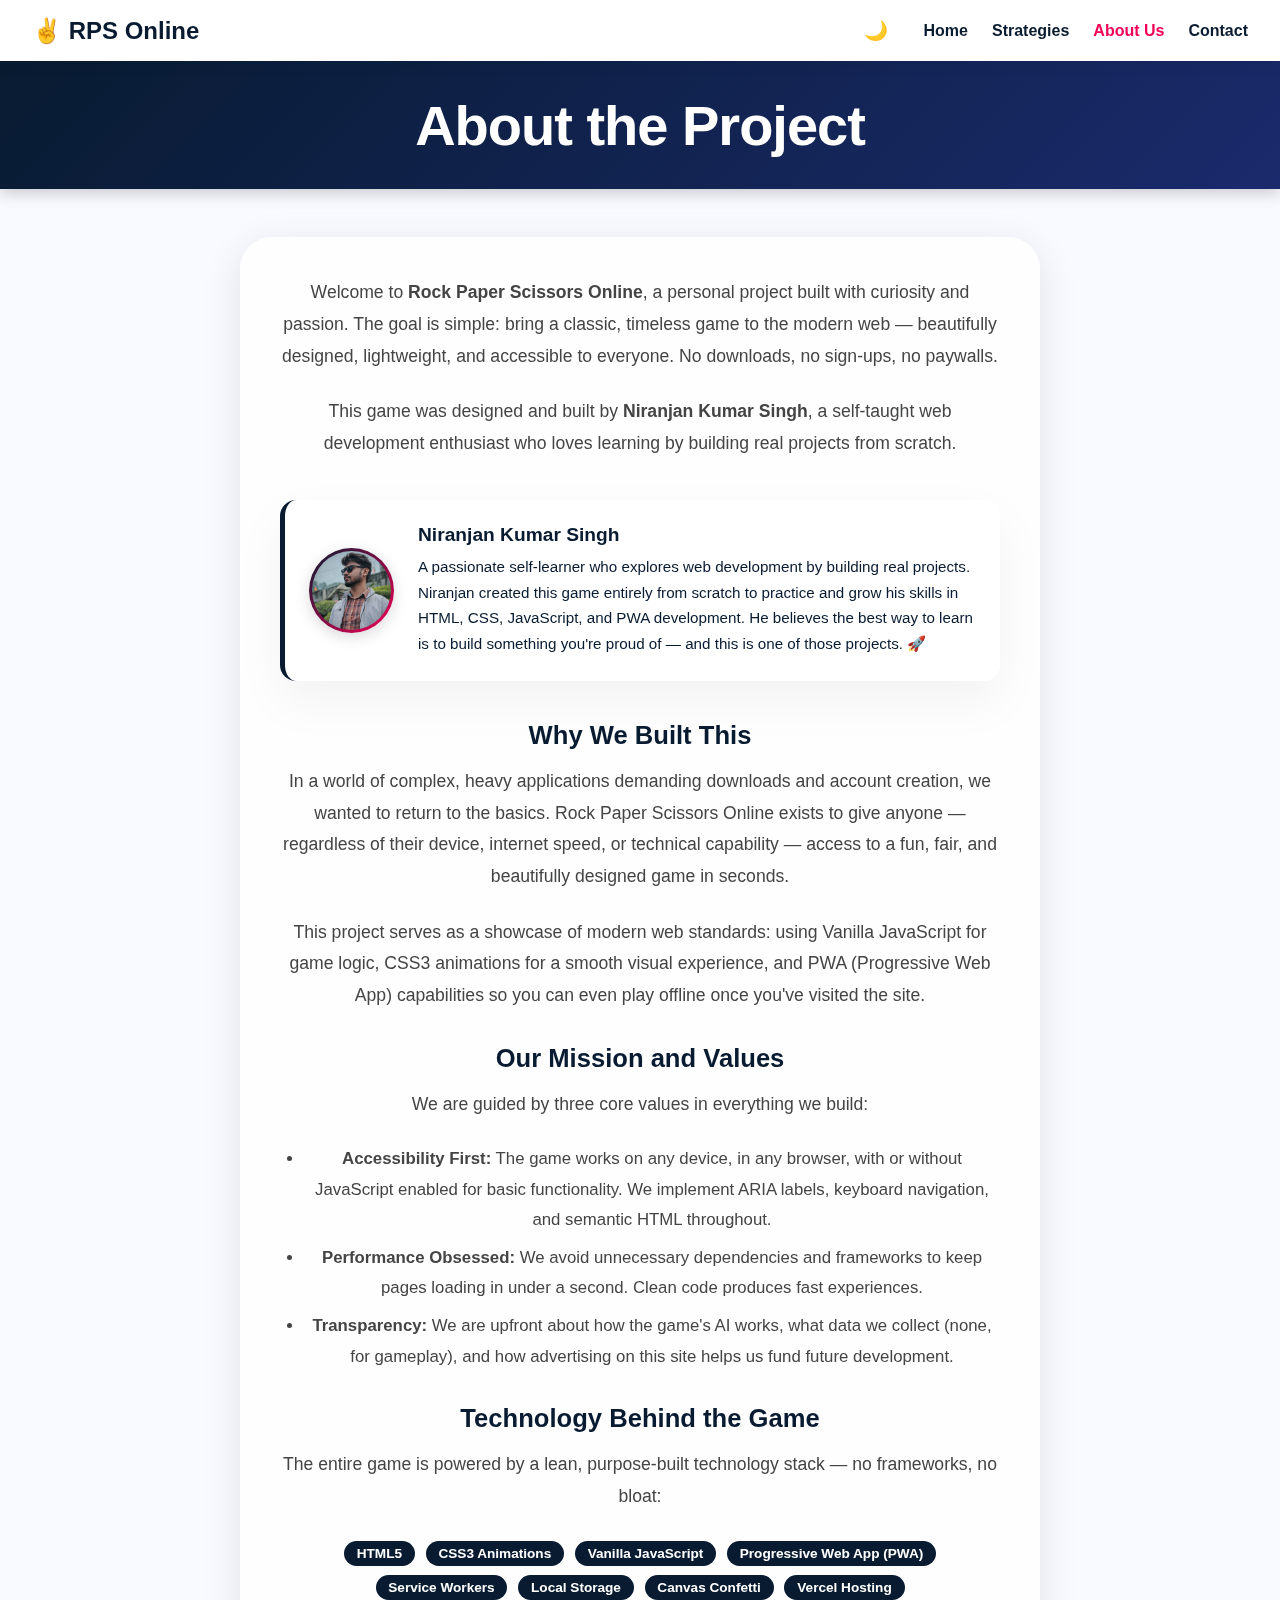
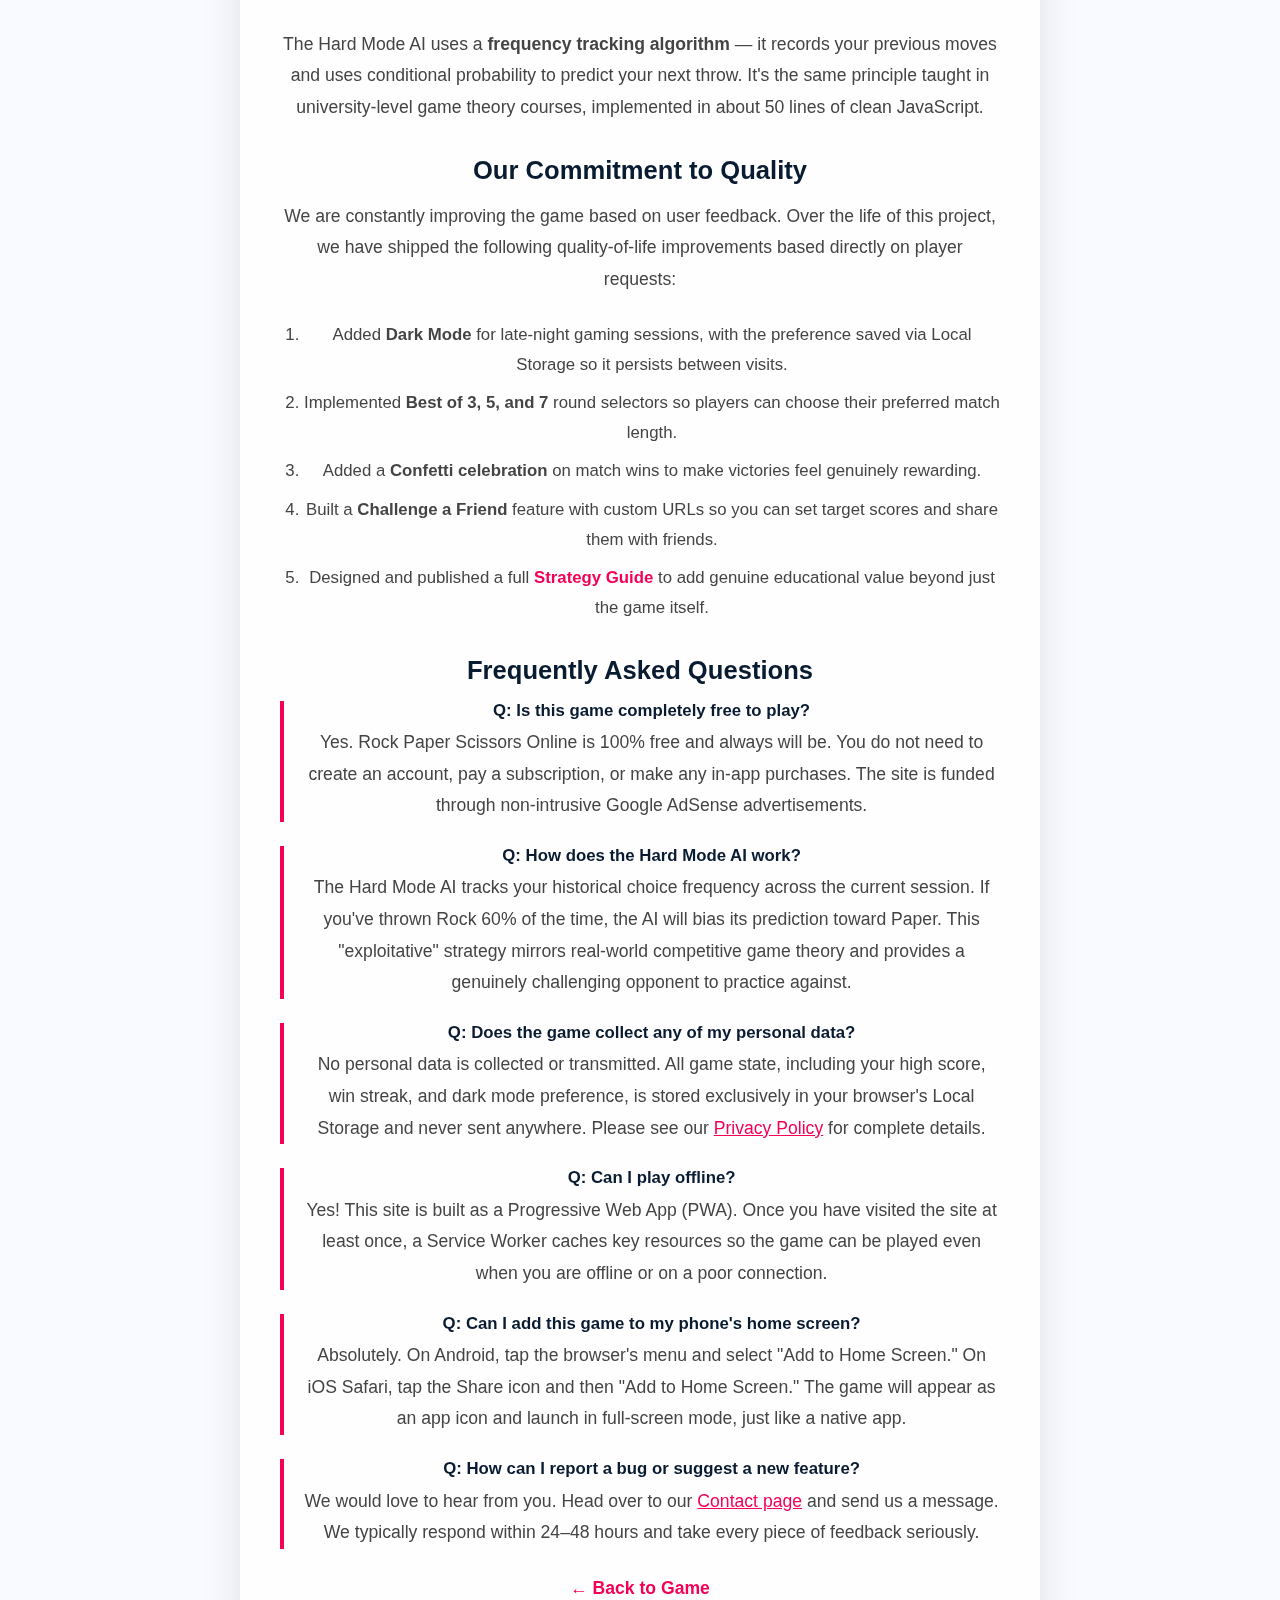
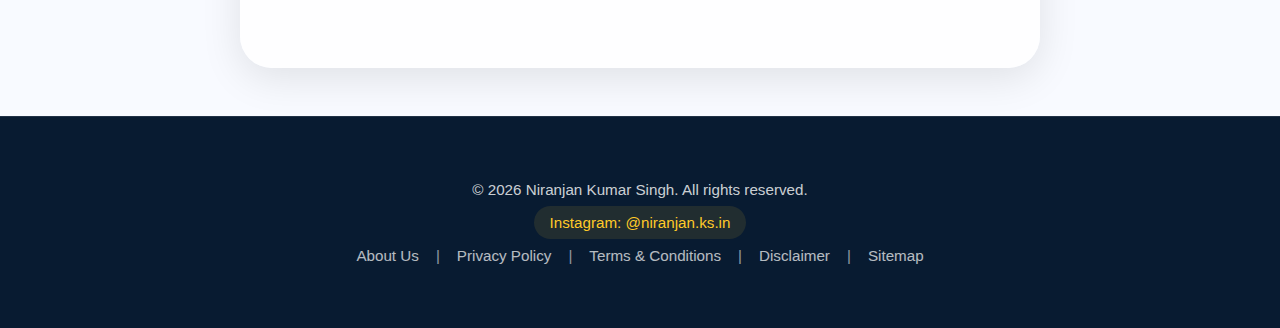
<file: about.html>
<!DOCTYPE html>
<html lang="en">

<head>
    <meta charset="UTF-8">
    <meta name="viewport" content="width=device-width, initial-scale=1.0">
    <title>About Us | Rock Paper Scissors Online — Our Story, Mission & Team</title>
    <meta name="description"
        content="Learn about the creator of Rock Paper Scissors Online, our mission to build premium free web games, the technology used, and frequently asked questions about the project.">
    <link rel="stylesheet" href="style.css?v=2">
    <link rel="stylesheet" href="https://fonts.googleapis.com/css2?family=Outfit:wght@300;400;600;700&display=swap">
    <link rel="icon" href="/images/favicon.ico" type="image/x-icon">

    <!-- Dark Mode Init -->
    <script src="dark-mode-init.js"></script>

    <!-- Google Search Console Verification -->
    <meta name="google-site-verification" content="KKxnRIS1ajvXZobsLsOcPIogecH-EXAqO1SbS430nac">
    <meta name="google-adsense-account" content="ca-pub-4208665414964925">

    <!-- Canonical Link -->
    <link rel="canonical" href="https://rockpaperscissor-niranjan.vercel.app/about.html">

    <!-- Google AdSense -->
    <script async src="https://pagead2.googlesyndication.com/pagead/js/adsbygoogle.js?client=ca-pub-4208665414964925"
        crossorigin="anonymous"></script>

    <!-- Structured Data -->
    <script type="application/ld+json">
    {
      "@context": "https://schema.org",
      "@type": "AboutPage",
      "name": "About Us — Rock Paper Scissors Online",
      "url": "https://rockpaperscissor-niranjan.vercel.app/about.html",
      "author": {
        "@type": "Person",
        "name": "Niranjan Kumar Singh"
      }
    }
    </script>

    <style>
        .about-container {
            max-width: 800px;
            margin: 3rem auto;
            padding: 2.5rem;
            background: rgba(255, 255, 255, 0.8);
            backdrop-filter: blur(10px);
            border-radius: 2rem;
            text-align: left;
            box-shadow: 0 10px 40px rgba(0, 0, 0, 0.1);
        }

        .about-container p {
            margin-bottom: 1.5rem;
            line-height: 1.8;
            font-size: 1.1rem;
            color: #444;
        }

        .about-container h2 {
            font-size: 1.6rem;
            margin: 2rem 0 1rem;
            color: #081B31;
        }

        .about-container h3 {
            font-size: 1.2rem;
            margin: 1.5rem 0 0.5rem;
            color: #f50057;
        }

        .about-container ul, .about-container ol {
            margin-left: 1.5rem;
            margin-bottom: 1.5rem;
            color: #444;
            line-height: 1.8;
            font-size: 1.05rem;
        }

        .about-container li {
            margin-bottom: 0.5rem;
        }

        .faq-item {
            border-left: 4px solid #f50057;
            padding-left: 1.2rem;
            margin-bottom: 1.5rem;
        }

        .faq-item strong {
            display: block;
            font-size: 1.05rem;
            margin-bottom: 0.4rem;
            color: #081B31;
        }

        .tech-badge {
            display: inline-block;
            padding: 0.3rem 0.8rem;
            background: #081B31;
            color: white;
            border-radius: 2rem;
            font-size: 0.85rem;
            margin: 0.3rem 0.2rem;
            font-weight: 600;
        }

        html.dark .about-container {
            background: rgba(30, 30, 30, 0.8);
            color: #ddd;
        }

        html.dark .about-container p,
        html.dark .about-container ul,
        html.dark .about-container ol {
            color: #bbb;
        }

        html.dark .about-container h2 {
            color: #90caf9;
        }

        html.dark .about-container h3 {
            color: #ff4081;
        }

        html.dark .faq-item strong {
            color: #ddd;
        }

        html.dark .tech-badge {
            background: #333;
        }
    </style>
</head>

<body>
    <!-- Main Navigation Header -->
    <header class="main-header">
        <div class="logo">
            <a href="/">✌️ RPS Online</a>
        </div>
        <nav class="main-nav" style="display: flex; gap: 1rem; align-items: center;">
            <button id="dark-mode-toggle-nav" class="dark-mode-toggle"
                style="background: none; border: none; font-size: 1.2rem; cursor: pointer; padding: 0.2rem; margin-right: 1rem;"
                aria-label="Toggle Dark Mode">🌙</button>
            <ul style="display: flex; gap: 1.5rem; list-style: none; margin: 0; padding: 0; align-items: center;">
                <li><a href="/">Home</a></li>
                <li><a href="/strategies.html">Strategies</a></li>
                <li><a href="/about.html" class="active">About Us</a></li>
                <li><a href="/contact.html">Contact</a></li>
            </ul>
        </nav>
    </header>
    <h1>About the Project</h1>
    <main>
        <div class="about-container">
            <p>Welcome to <strong>Rock Paper Scissors Online</strong>, a personal project built with curiosity and
                passion. The goal is simple: bring a classic, timeless game to the modern web — beautifully designed,
                lightweight, and accessible to everyone. No downloads, no sign-ups, no paywalls.</p>

            <p>This game was designed and built by <strong>Niranjan Kumar Singh</strong>, a self-taught web
                development enthusiast who loves learning by building real projects from scratch.</p>

            <!-- Author Bio Section (E-E-A-T) -->
            <div class="author-bio content-card"
                style="margin: 2.5rem 0; padding: 1.5rem; background: inherit; border-radius: 1rem; display: flex; align-items: center; gap: 1.5rem; border-left: 5px solid #081B31; flex-wrap: wrap;">
                <img src="/images/author-avatar.png" alt="Niranjan Kumar Singh — Creator of RPS Online"
                    style="width: 85px; height: 85px; border-radius: 50%; object-fit: cover; background: linear-gradient(135deg, #081B31, #f50057); padding: 3px; box-shadow: 0 4px 15px rgba(0,0,0,0.15);">
                <div style="flex: 1; min-width: 200px;">
                    <h3 style="margin: 0 0 0.5rem; font-size: 1.2rem; color: inherit;">Niranjan Kumar Singh</h3>
                    <p style="margin-bottom: 0; font-size: 0.95rem; color: inherit; line-height: 1.7;">
                        A passionate self-learner who explores web development by building real projects. Niranjan
                        created this game entirely from scratch to practice and grow his skills in HTML, CSS,
                        JavaScript, and PWA development. He believes the best way to learn is to build something
                        you're proud of — and this is one of those projects. 🚀
                    </p>
                </div>
            </div>

            <h2>Why We Built This</h2>
            <p>In a world of complex, heavy applications demanding downloads and account creation, we wanted to return
                to the basics. Rock Paper Scissors Online exists to give anyone — regardless of their device, internet
                speed, or technical capability — access to a fun, fair, and beautifully designed game in seconds.</p>

            <p>This project serves as a showcase of modern web standards: using Vanilla JavaScript for game logic, CSS3
                animations for a smooth visual experience, and PWA (Progressive Web App) capabilities so you can even
                play offline once you've visited the site.</p>

            <h2>Our Mission and Values</h2>
            <p>We are guided by three core values in everything we build:</p>
            <ul>
                <li><strong>Accessibility First:</strong> The game works on any device, in any browser, with or without
                    JavaScript enabled for basic functionality. We implement ARIA labels, keyboard navigation, and
                    semantic HTML throughout.</li>
                <li><strong>Performance Obsessed:</strong> We avoid unnecessary dependencies and frameworks to keep
                    pages loading in under a second. Clean code produces fast experiences.</li>
                <li><strong>Transparency:</strong> We are upfront about how the game's AI works, what data we collect
                    (none, for gameplay), and how advertising on this site helps us fund future development.</li>
            </ul>

            <h2>Technology Behind the Game</h2>
            <p>The entire game is powered by a lean, purpose-built technology stack — no frameworks, no bloat:</p>
            <div style="margin-bottom: 1.5rem;">
                <span class="tech-badge">HTML5</span>
                <span class="tech-badge">CSS3 Animations</span>
                <span class="tech-badge">Vanilla JavaScript</span>
                <span class="tech-badge">Progressive Web App (PWA)</span>
                <span class="tech-badge">Service Workers</span>
                <span class="tech-badge">Local Storage</span>
                <span class="tech-badge">Canvas Confetti</span>
                <span class="tech-badge">Vercel Hosting</span>
            </div>
            <p>The Hard Mode AI uses a <strong>frequency tracking algorithm</strong> — it records your previous moves
                and uses conditional probability to predict your next throw. It's the same principle taught in
                university-level game theory courses, implemented in about 50 lines of clean JavaScript.</p>

            <h2>Our Commitment to Quality</h2>
            <p>We are constantly improving the game based on user feedback. Over the life of this project, we have
                shipped the following quality-of-life improvements based directly on player requests:</p>
            <ol>
                <li>Added <strong>Dark Mode</strong> for late-night gaming sessions, with the preference saved via
                    Local Storage so it persists between visits.</li>
                <li>Implemented <strong>Best of 3, 5, and 7</strong> round selectors so players can choose their
                    preferred match length.</li>
                <li>Added a <strong>Confetti celebration</strong> on match wins to make victories feel genuinely
                    rewarding.</li>
                <li>Built a <strong>Challenge a Friend</strong> feature with custom URLs so you can set target scores
                    and share them with friends.</li>
                <li>Designed and published a full <a href="/strategies.html"
                        style="color: #f50057; font-weight: 600; text-decoration: none;">Strategy Guide</a> to add
                    genuine educational value beyond just the game itself.</li>
            </ol>

            <!-- Ad Unit -->
            <div style="margin: 2rem 0; text-align: center;">
                <ins class="adsbygoogle" style="display:block" data-ad-client="ca-pub-4208665414964925"
                    data-ad-slot="1712602490" data-ad-format="auto" data-full-width-responsive="true"></ins>
                <script>
                    (adsbygoogle = window.adsbygoogle || []).push({});
                </script>
            </div>

            <h2>Frequently Asked Questions</h2>

            <div class="faq-item">
                <strong>Q: Is this game completely free to play?</strong>
                <p>Yes. Rock Paper Scissors Online is 100% free and always will be. You do not need to create an
                    account, pay a subscription, or make any in-app purchases. The site is funded through non-intrusive
                    Google AdSense advertisements.</p>
            </div>

            <div class="faq-item">
                <strong>Q: How does the Hard Mode AI work?</strong>
                <p>The Hard Mode AI tracks your historical choice frequency across the current session. If you've thrown
                    Rock 60% of the time, the AI will bias its prediction toward Paper. This "exploitative" strategy
                    mirrors real-world competitive game theory and provides a genuinely challenging opponent to practice
                    against.</p>
            </div>

            <div class="faq-item">
                <strong>Q: Does the game collect any of my personal data?</strong>
                <p>No personal data is collected or transmitted. All game state, including your high score, win streak,
                    and dark mode preference, is stored exclusively in your browser's Local Storage and never sent
                    anywhere. Please see our <a href="/privacy.html"
                        style="color: #f50057;">Privacy Policy</a> for complete details.</p>
            </div>

            <div class="faq-item">
                <strong>Q: Can I play offline?</strong>
                <p>Yes! This site is built as a Progressive Web App (PWA). Once you have visited the site at least
                    once, a Service Worker caches key resources so the game can be played even when you are offline or
                    on a poor connection.</p>
            </div>

            <div class="faq-item">
                <strong>Q: Can I add this game to my phone's home screen?</strong>
                <p>Absolutely. On Android, tap the browser's menu and select "Add to Home Screen." On iOS Safari,
                    tap the Share icon and then "Add to Home Screen." The game will appear as an app icon and launch
                    in full-screen mode, just like a native app.</p>
            </div>

            <div class="faq-item">
                <strong>Q: How can I report a bug or suggest a new feature?</strong>
                <p>We would love to hear from you. Head over to our <a href="/contact.html"
                        style="color: #f50057;">Contact page</a> and send us a message. We typically respond within
                    24–48 hours and take every piece of feedback seriously.</p>
            </div>

            <p><a href="/" style="color: #f50057; font-weight: 600; text-decoration: none;">← Back to Game</a></p>
        </div>
    </main>

    <footer class="footer">
        <p>© 2026 Niranjan Kumar Singh. All rights reserved.</p>
        <div class="social-links">
            <a href="https://instagram.com/niranjan.ks.in" target="_blank">Instagram: @niranjan.ks.in</a>
        </div>
        <div class="footer-nav">
            <a href="/about.html">About Us</a> |
            <a href="/privacy.html">Privacy Policy</a> |
            <a href="/terms.html">Terms &amp; Conditions</a> |
            <a href="/disclaimer.html">Disclaimer</a> |
            <a href="/sitemap.xml" target="_blank">Sitemap</a>
        </div>
    </footer>

    <script src="ui.js"></script>
</body>

</html>
</file>
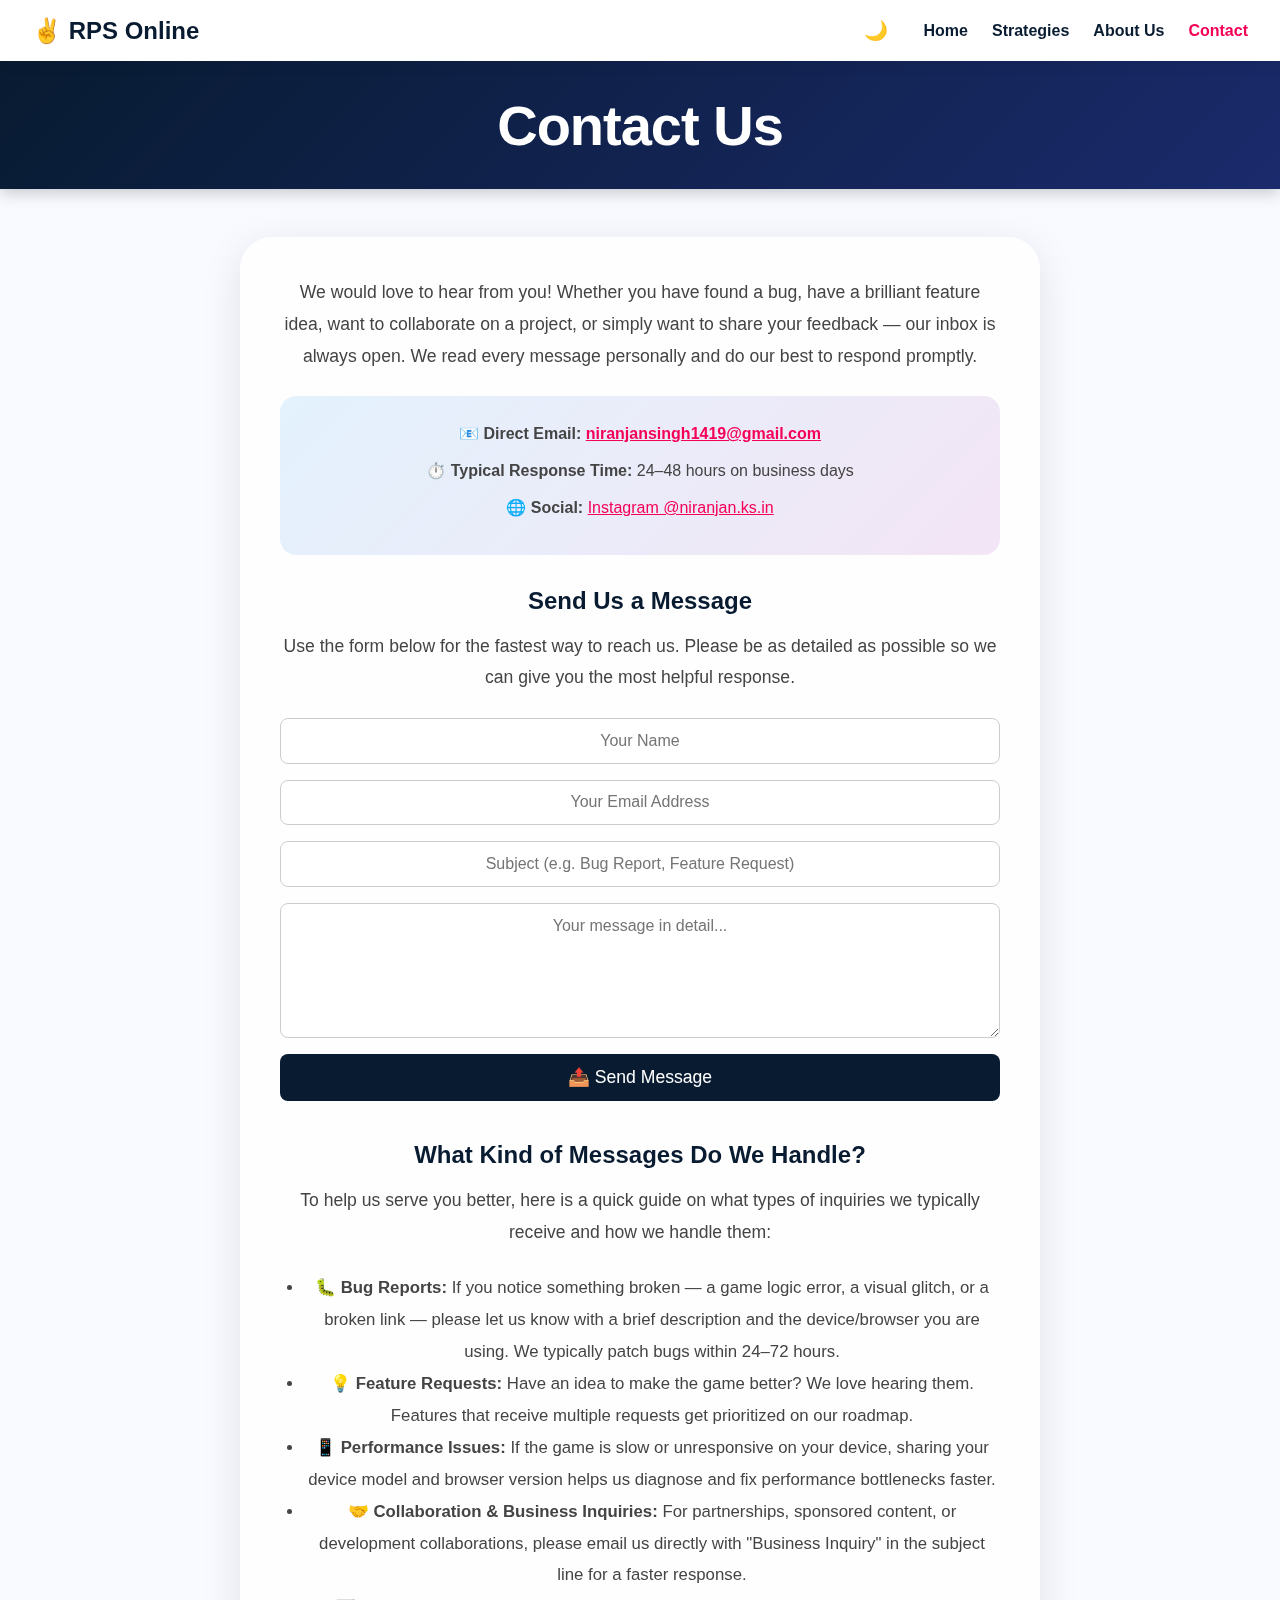
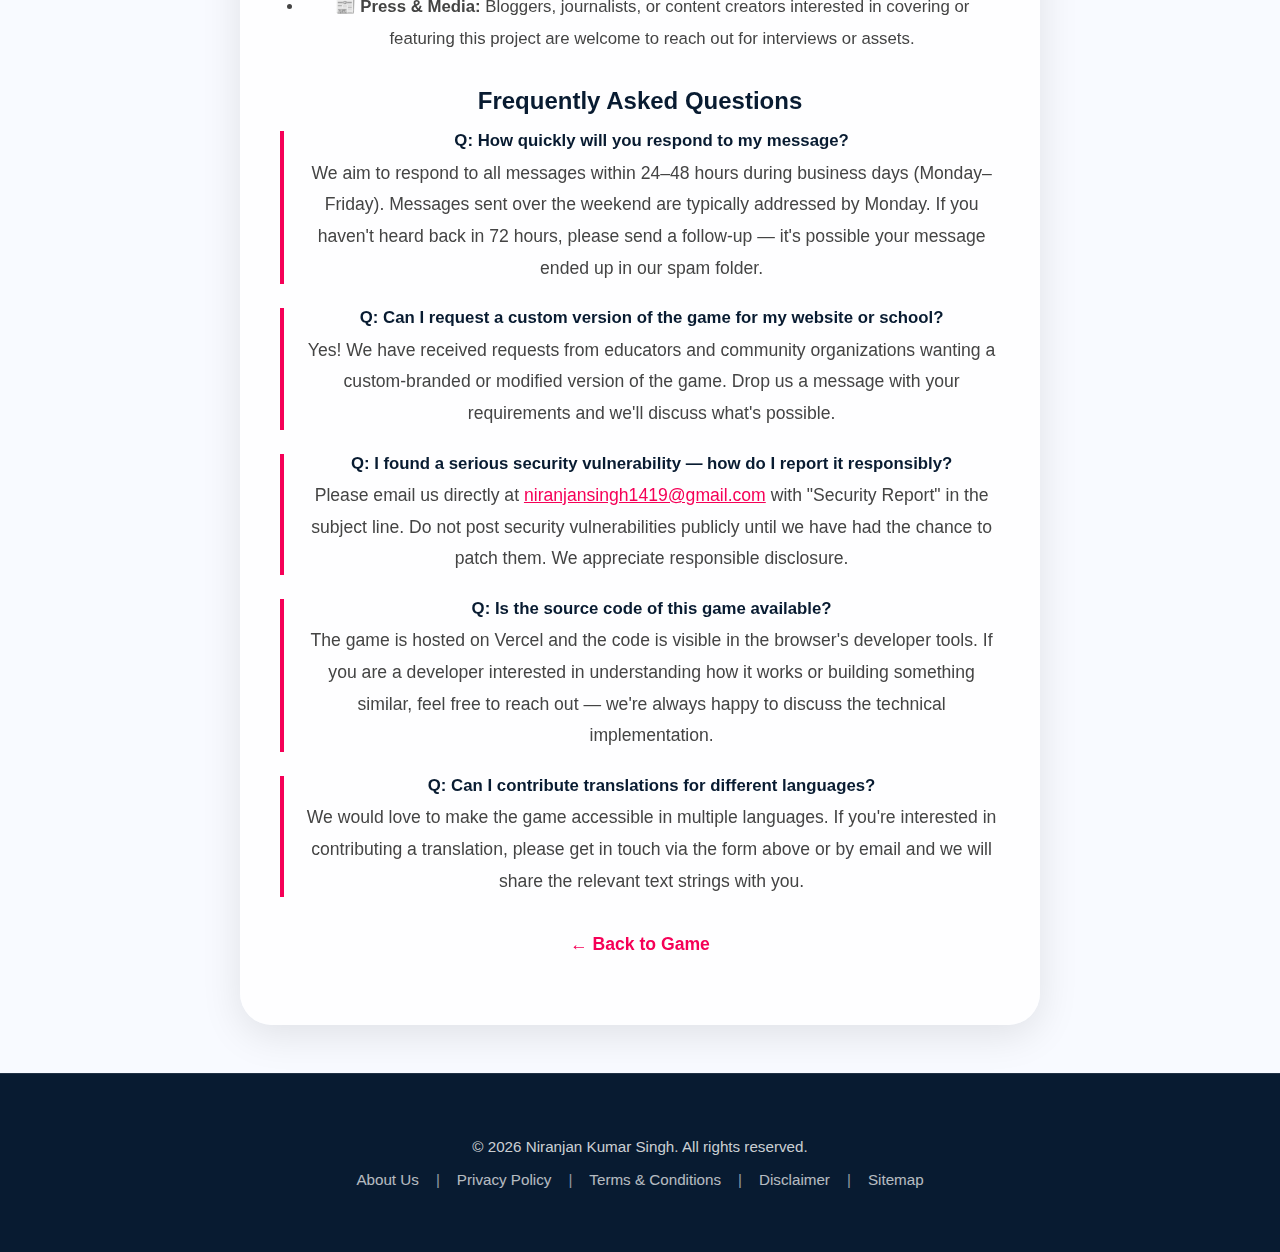
<file: contact.html>
<!DOCTYPE html>
<html lang="en">

<head>
    <meta charset="UTF-8">
    <meta name="viewport" content="width=device-width, initial-scale=1.0">
    <title>Contact Us | Rock Paper Scissors Online — Feedback, Support & Inquiries</title>
    <meta name="description"
        content="Contact the developer of Rock Paper Scissors Online for bug reports, feature requests, business inquiries, or general feedback. We typically respond within 24-48 hours.">
    <link rel="stylesheet" href="style.css?v=2" />
    <link rel="stylesheet" href="https://fonts.googleapis.com/css2?family=Outfit:wght@300;400;600;700&display=swap" />

    <!-- Dark Mode Init -->
    <script src="dark-mode-init.js"></script>
    <link rel="icon" href="/images/favicon.ico" type="image/x-icon" />
    <meta name="google-site-verification" content="KKxnRIS1ajvXZobsLsOcPIogecH-EXAqO1SbS430nac" />
    <meta name="google-adsense-account" content="ca-pub-4208665414964925">
    <link rel="canonical" href="https://rockpaperscissor-niranjan.vercel.app/contact.html" />
    <script async src="https://pagead2.googlesyndication.com/pagead/js/adsbygoogle.js?client=ca-pub-4208665414964925"
        crossorigin="anonymous"></script>

    <!-- Structured Data -->
    <script type="application/ld+json">
    {
      "@context": "https://schema.org",
      "@type": "ContactPage",
      "name": "Contact Us — Rock Paper Scissors Online",
      "url": "https://rockpaperscissor-niranjan.vercel.app/contact.html"
    }
    </script>

    <style>
        .page-container {
            max-width: 800px;
            margin: 3rem auto;
            padding: 2.5rem;
            background: rgba(255, 255, 255, 0.8);
            backdrop-filter: blur(10px);
            border-radius: 2rem;
            text-align: left;
            box-shadow: 0 10px 40px rgba(0, 0, 0, 0.1);
        }

        .page-container p {
            margin-bottom: 1.5rem;
            line-height: 1.8;
            font-size: 1.1rem;
            color: #444;
        }

        .page-container h2 {
            font-size: 1.5rem;
            margin: 2rem 0 1rem;
            color: #081B31;
        }

        .page-container ul {
            margin-left: 1.5rem;
            margin-bottom: 1.5rem;
            color: #444;
            line-height: 1.9;
            font-size: 1.05rem;
        }

        .faq-item {
            border-left: 4px solid #f50057;
            padding-left: 1.2rem;
            margin-bottom: 1.5rem;
        }

        .faq-item strong {
            display: block;
            font-size: 1.05rem;
            margin-bottom: 0.4rem;
            color: #081B31;
        }

        .contact-info-box {
            background: linear-gradient(135deg, #e3f2fd, #f3e5f5);
            border-radius: 1rem;
            padding: 1.5rem;
            margin: 1.5rem 0;
        }

        .contact-info-box p {
            margin-bottom: 0.5rem;
            font-size: 1rem;
        }

        html.dark .page-container {
            background: rgba(30, 30, 30, 0.8);
            color: #ddd;
        }

        html.dark .page-container p,
        html.dark .page-container ul {
            color: #bbb;
        }

        html.dark .page-container h2 {
            color: #90caf9;
        }

        html.dark .faq-item strong {
            color: #ddd;
        }

        html.dark .contact-info-box {
            background: linear-gradient(135deg, #1a2a3a, #2a1a3a);
        }

        .contact-form {
            display: flex;
            flex-direction: column;
            gap: 1rem;
            margin-top: 1rem;
        }

        .contact-form input,
        .contact-form textarea {
            width: 100%;
            padding: 0.8rem;
            border-radius: 0.5rem;
            border: 1px solid #ccc;
            font-family: inherit;
            font-size: 1rem;
            box-sizing: border-box;
        }

        .contact-form button {
            padding: 0.8rem;
            background-color: #081B31;
            color: white;
            border: none;
            border-radius: 0.5rem;
            cursor: pointer;
            font-size: 1.1rem;
            font-family: inherit;
            transition: background 0.3s;
        }

        .contact-form button:hover {
            background-color: #f50057;
        }

        html.dark .contact-form input,
        html.dark .contact-form textarea {
            background: #222;
            color: #fff;
            border: 1px solid #444;
        }

        html.dark .contact-form button {
            background: #444;
        }

        html.dark .contact-form button:hover {
            background: #f50057;
        }
    </style>
</head>

<body>
    <header class="main-header">
        <div class="logo">
            <a href="/">✌️ RPS Online</a>
        </div>
        <nav class="main-nav" style="display: flex; gap: 1rem; align-items: center;">
            <button id="dark-mode-toggle-nav" class="dark-mode-toggle"
                style="background: none; border: none; font-size: 1.2rem; cursor: pointer; padding: 0.2rem; margin-right: 1rem;"
                aria-label="Toggle Dark Mode">🌙</button>
            <ul style="display: flex; gap: 1.5rem; list-style: none; margin: 0; padding: 0; align-items: center;">
                <li><a href="/">Home</a></li>
                <li><a href="/strategies.html">Strategies</a></li>
                <li><a href="/about.html">About Us</a></li>
                <li><a href="/contact.html" class="active">Contact</a></li>
            </ul>
        </nav>
    </header>
    <h1>Contact Us</h1>
    <main>
        <div class="page-container">
            <p>We would love to hear from you! Whether you have found a bug, have a brilliant feature idea, want to
                collaborate on a project, or simply want to share your feedback — our inbox is always open. We read
                every message personally and do our best to respond promptly.</p>

            <div class="contact-info-box">
                <p>📧 <strong>Direct Email:</strong> <a href="mailto:niranjansingh1419@gmail.com"
                        style="color: #f50057; text-decoration: underline; font-weight: 600;">niranjansingh1419@gmail.com</a></p>
                <p>⏱️ <strong>Typical Response Time:</strong> 24–48 hours on business days</p>
                <p>🌐 <strong>Social:</strong> <a href="https://instagram.com/niranjan.ks.in" target="_blank"
                        style="color: #f50057;">Instagram @niranjan.ks.in</a></p>
            </div>

            <h2>Send Us a Message</h2>
            <p>Use the form below for the fastest way to reach us. Please be as detailed as possible so we can give
                you the most helpful response.</p>
            <form class="contact-form" action="mailto:niranjansingh1419@gmail.com" method="post" enctype="text/plain">
                <input type="text" name="name" placeholder="Your Name" required aria-label="Your Name">
                <input type="email" name="email" placeholder="Your Email Address" required aria-label="Your Email">
                <input type="text" name="subject" placeholder="Subject (e.g. Bug Report, Feature Request)" aria-label="Subject">
                <textarea name="message" rows="6" placeholder="Your message in detail..." required aria-label="Your Message"></textarea>
                <button type="submit">📤 Send Message</button>
            </form>

            <!-- Ad Unit -->
            <div style="margin: 2.5rem 0; text-align: center;">
                <ins class="adsbygoogle" style="display:block" data-ad-client="ca-pub-4208665414964925"
                    data-ad-slot="1712602490" data-ad-format="auto" data-full-width-responsive="true"></ins>
                <script>
                    (adsbygoogle = window.adsbygoogle || []).push({});
                </script>
            </div>

            <h2>What Kind of Messages Do We Handle?</h2>
            <p>To help us serve you better, here is a quick guide on what types of inquiries we typically receive and
                how we handle them:</p>
            <ul>
                <li><strong>🐛 Bug Reports:</strong> If you notice something broken — a game logic error, a visual
                    glitch, or a broken link — please let us know with a brief description and the device/browser you
                    are using. We typically patch bugs within 24–72 hours.</li>
                <li><strong>💡 Feature Requests:</strong> Have an idea to make the game better? We love hearing them.
                    Features that receive multiple requests get prioritized on our roadmap.</li>
                <li><strong>📱 Performance Issues:</strong> If the game is slow or unresponsive on your device, sharing
                    your device model and browser version helps us diagnose and fix performance bottlenecks faster.</li>
                <li><strong>🤝 Collaboration &amp; Business Inquiries:</strong> For partnerships, sponsored content, or
                    development collaborations, please email us directly with "Business Inquiry" in the subject line
                    for a faster response.</li>
                <li><strong>📰 Press &amp; Media:</strong> Bloggers, journalists, or content creators interested in
                    covering or featuring this project are welcome to reach out for interviews or assets.</li>
            </ul>

            <h2>Frequently Asked Questions</h2>

            <div class="faq-item">
                <strong>Q: How quickly will you respond to my message?</strong>
                <p>We aim to respond to all messages within 24–48 hours during business days (Monday–Friday). Messages
                    sent over the weekend are typically addressed by Monday. If you haven't heard back in 72 hours,
                    please send a follow-up — it's possible your message ended up in our spam folder.</p>
            </div>

            <div class="faq-item">
                <strong>Q: Can I request a custom version of the game for my website or school?</strong>
                <p>Yes! We have received requests from educators and community organizations wanting a custom-branded or
                    modified version of the game. Drop us a message with your requirements and we'll discuss what's
                    possible.</p>
            </div>

            <div class="faq-item">
                <strong>Q: I found a serious security vulnerability — how do I report it responsibly?</strong>
                <p>Please email us directly at <a href="mailto:niranjansingh1419@gmail.com"
                        style="color: #f50057;">niranjansingh1419@gmail.com</a> with "Security Report" in the subject
                    line. Do not post security vulnerabilities publicly until we have had the chance to patch them.
                    We appreciate responsible disclosure.</p>
            </div>

            <div class="faq-item">
                <strong>Q: Is the source code of this game available?</strong>
                <p>The game is hosted on Vercel and the code is visible in the browser's developer tools. If you are
                    a developer interested in understanding how it works or building something similar, feel free to
                    reach out — we're always happy to discuss the technical implementation.</p>
            </div>

            <div class="faq-item">
                <strong>Q: Can I contribute translations for different languages?</strong>
                <p>We would love to make the game accessible in multiple languages. If you're interested in contributing
                    a translation, please get in touch via the form above or by email and we will share the relevant
                    text strings with you.</p>
            </div>

            <p style="margin-top: 2rem;"><a href="/" style="color: #f50057; font-weight: 600; text-decoration: none;">← Back to Game</a></p>
        </div>
    </main>
    <footer class="footer">
        <p>© 2026 Niranjan Kumar Singh. All rights reserved.</p>
        <div class="footer-nav">
            <a href="/about.html">About Us</a> | <a href="/privacy.html">Privacy Policy</a> | <a
                href="/terms.html">Terms &amp; Conditions</a> | <a href="/disclaimer.html">Disclaimer</a> | <a
                href="/sitemap.xml" target="_blank">Sitemap</a>
        </div>
    </footer>
    <script src="ui.js"></script>
</body>

</html>
</file>
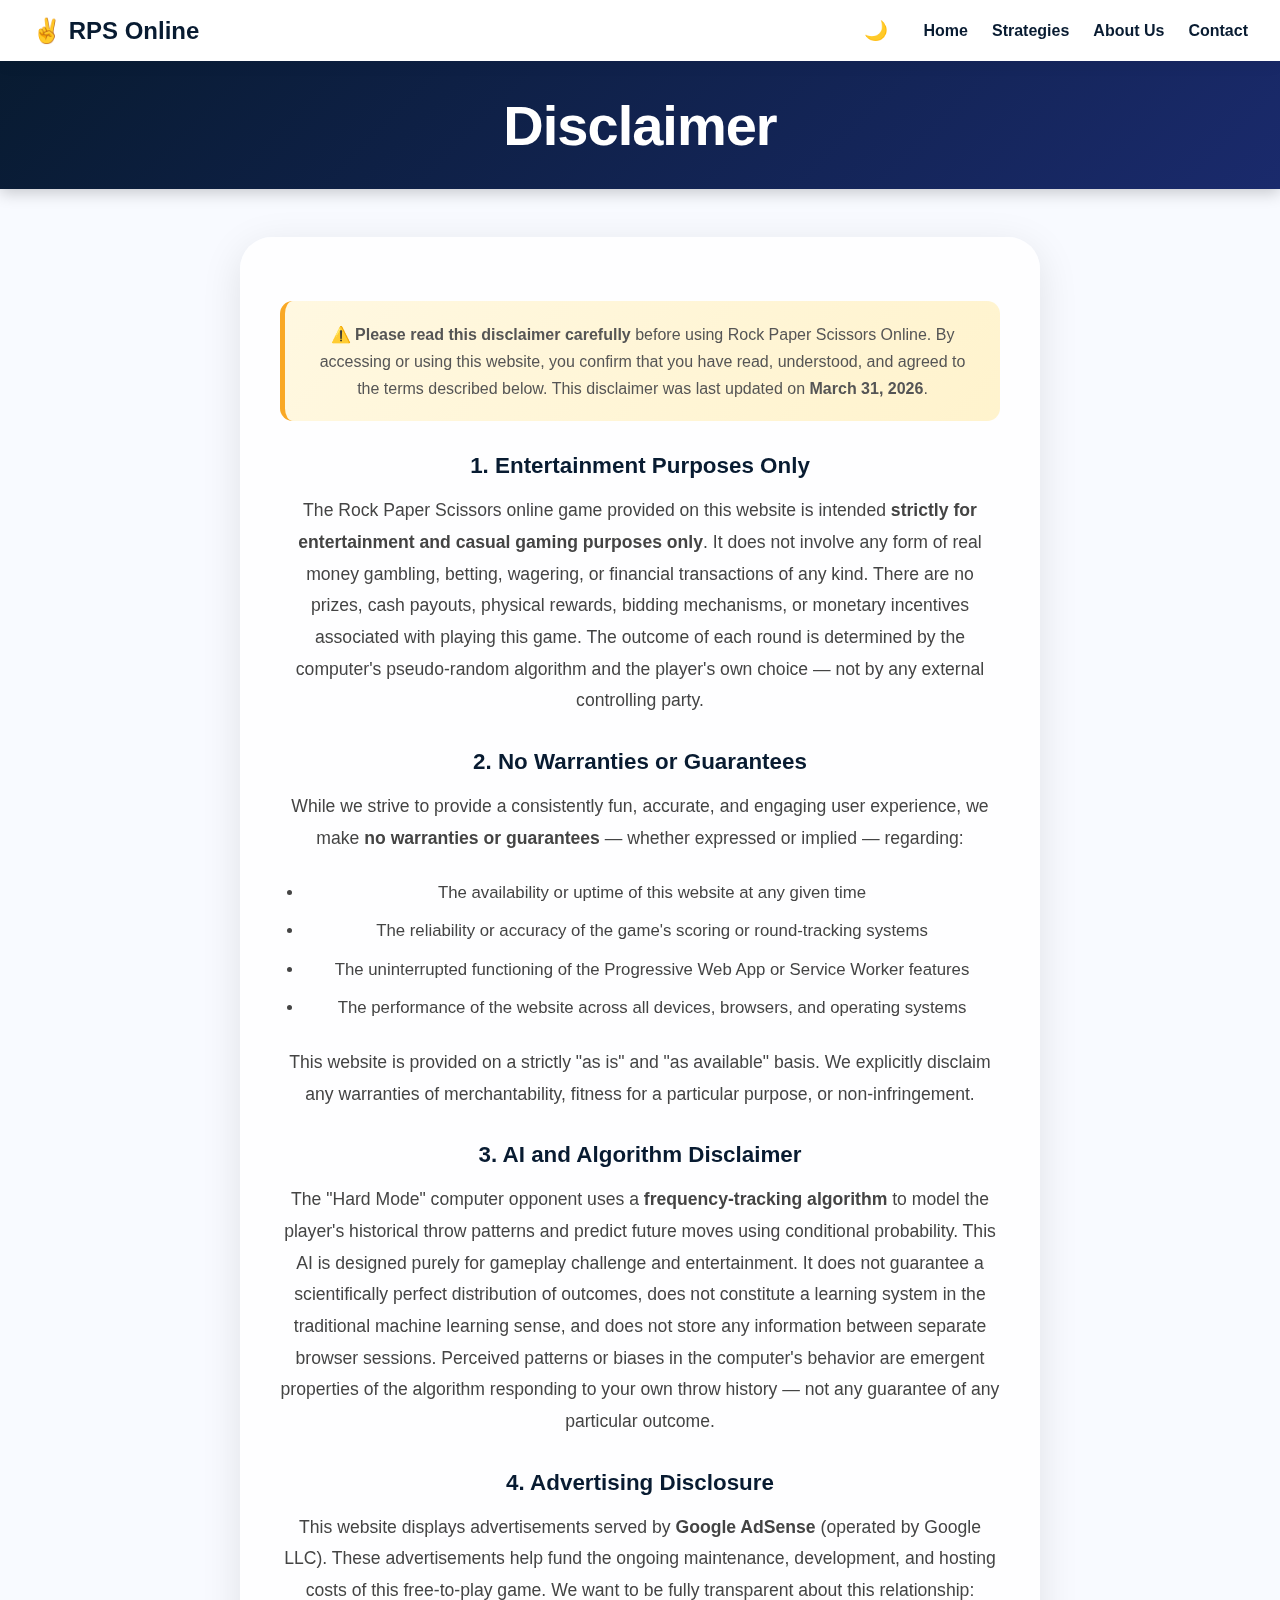
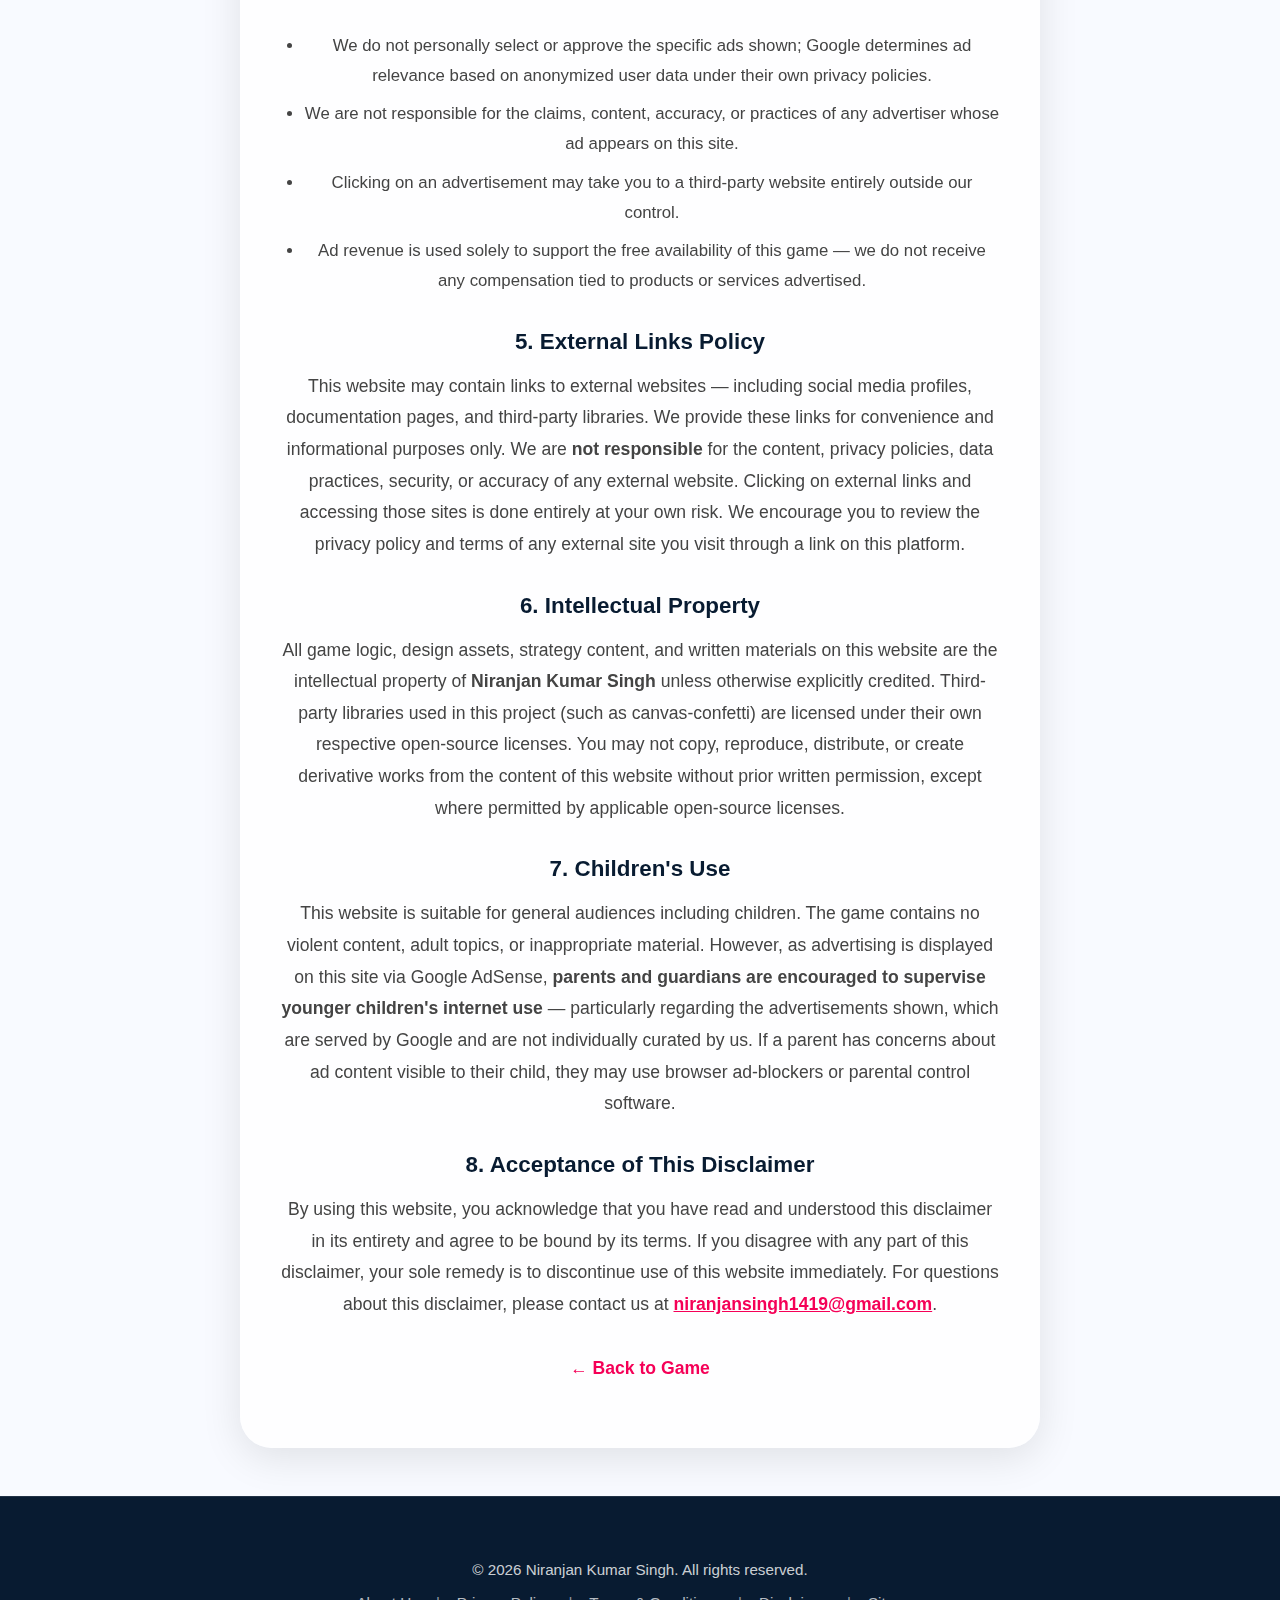
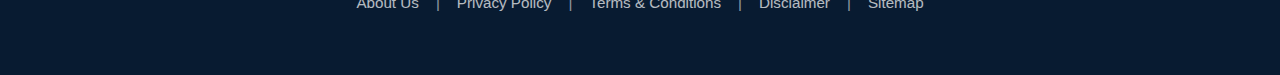
<file: disclaimer.html>
<!DOCTYPE html>
<html lang="en">

<head>
    <meta charset="UTF-8">
    <meta name="viewport" content="width=device-width, initial-scale=1.0">
    <title>Disclaimer | Rock Paper Scissors Online Game</title>
    <meta name="description"
        content="Disclaimer for the Rock Paper Scissors Online game. Understand the entertainment-only nature of this project, our AI system, advertising disclosure, and external link policy.">
    <link rel="stylesheet" href="style.css?v=2" />
    <link rel="stylesheet" href="https://fonts.googleapis.com/css2?family=Outfit:wght@300;400;600;700&display=swap" />

    <!-- Dark Mode Init -->
    <script src="dark-mode-init.js"></script>
    <link rel="icon" href="/images/favicon.ico" type="image/x-icon" />
    <meta name="google-site-verification" content="KKxnRIS1ajvXZobsLsOcPIogecH-EXAqO1SbS430nac" />
    <meta name="google-adsense-account" content="ca-pub-4208665414964925">
    <link rel="canonical" href="https://rockpaperscissor-niranjan.vercel.app/disclaimer.html" />
    <script async src="https://pagead2.googlesyndication.com/pagead/js/adsbygoogle.js?client=ca-pub-4208665414964925"
        crossorigin="anonymous"></script>
    <style>
        .page-container {
            max-width: 800px;
            margin: 3rem auto;
            padding: 2.5rem;
            background: rgba(255, 255, 255, 0.8);
            backdrop-filter: blur(10px);
            border-radius: 2rem;
            text-align: left;
            box-shadow: 0 10px 40px rgba(0, 0, 0, 0.1);
        }

        .page-container p {
            margin-bottom: 1.5rem;
            line-height: 1.8;
            font-size: 1.1rem;
            color: #444;
        }

        .page-container h2 {
            margin: 2rem 0 1rem;
            color: #081B31;
            font-size: 1.4rem;
        }

        .page-container ul {
            margin-left: 1.5rem;
            margin-bottom: 1.5rem;
            color: #444;
            line-height: 1.8;
            font-size: 1.05rem;
        }

        .page-container li {
            margin-bottom: 0.5rem;
        }

        .notice-box {
            background: linear-gradient(135deg, #fff8e1, #fff3cd);
            border-left: 5px solid #f9a825;
            border-radius: 0.8rem;
            padding: 1.2rem 1.5rem;
            margin: 1.5rem 0;
            color: #555;
            font-size: 1rem;
            line-height: 1.7;
        }

        html.dark .page-container {
            background: rgba(30, 30, 30, 0.8);
            color: #ddd;
        }

        html.dark .page-container p,
        html.dark .page-container ul {
            color: #bbb;
        }

        html.dark .page-container h2 {
            color: #90caf9;
        }

        html.dark .notice-box {
            background: linear-gradient(135deg, #2a2200, #2a1e00);
            border-left-color: #f9a825;
            color: #ccc;
        }
    </style>
</head>

<body>
    <header class="main-header">
        <div class="logo">
            <a href="/">✌️ RPS Online</a>
        </div>
        <nav class="main-nav" style="display: flex; gap: 1rem; align-items: center;">
            <button id="dark-mode-toggle-nav" class="dark-mode-toggle"
                style="background: none; border: none; font-size: 1.2rem; cursor: pointer; padding: 0.2rem; margin-right: 1rem;"
                aria-label="Toggle Dark Mode">🌙</button>
            <ul style="display: flex; gap: 1.5rem; list-style: none; margin: 0; padding: 0; align-items: center;">
                <li><a href="/">Home</a></li>
                <li><a href="/strategies.html">Strategies</a></li>
                <li><a href="/about.html">About Us</a></li>
                <li><a href="/contact.html">Contact</a></li>
            </ul>
        </nav>
    </header>
    <h1>Disclaimer</h1>
    <main>
        <div class="page-container">

            <div class="notice-box">
                ⚠️ <strong>Please read this disclaimer carefully</strong> before using Rock Paper Scissors Online. By
                accessing or using this website, you confirm that you have read, understood, and agreed to the terms
                described below. This disclaimer was last updated on <strong>March 31, 2026</strong>.
            </div>

            <h2>1. Entertainment Purposes Only</h2>
            <p>The Rock Paper Scissors online game provided on this website is intended <strong>strictly for
                    entertainment and casual gaming purposes only</strong>. It does not involve any form of real money
                gambling, betting, wagering, or financial transactions of any kind. There are no prizes, cash payouts,
                physical rewards, bidding mechanisms, or monetary incentives associated with playing this game. The
                outcome of each round is determined by the computer's pseudo-random algorithm and the player's own
                choice — not by any external controlling party.</p>

            <h2>2. No Warranties or Guarantees</h2>
            <p>While we strive to provide a consistently fun, accurate, and engaging user experience, we make
                <strong>no warranties or guarantees</strong> — whether expressed or implied — regarding:</p>
            <ul>
                <li>The availability or uptime of this website at any given time</li>
                <li>The reliability or accuracy of the game's scoring or round-tracking systems</li>
                <li>The uninterrupted functioning of the Progressive Web App or Service Worker features</li>
                <li>The performance of the website across all devices, browsers, and operating systems</li>
            </ul>
            <p>This website is provided on a strictly "as is" and "as available" basis. We explicitly disclaim any
                warranties of merchantability, fitness for a particular purpose, or non-infringement.</p>

            <h2>3. AI and Algorithm Disclaimer</h2>
            <p>The "Hard Mode" computer opponent uses a <strong>frequency-tracking algorithm</strong> to model the
                player's historical throw patterns and predict future moves using conditional probability. This AI is
                designed purely for gameplay challenge and entertainment. It does not guarantee a scientifically perfect
                distribution of outcomes, does not constitute a learning system in the traditional machine learning
                sense, and does not store any information between separate browser sessions. Perceived patterns or
                biases in the computer's behavior are emergent properties of the algorithm responding to your own
                throw history — not any guarantee of any particular outcome.</p>

            <h2>4. Advertising Disclosure</h2>
            <p>This website displays advertisements served by <strong>Google AdSense</strong> (operated by Google LLC).
                These advertisements help fund the ongoing maintenance, development, and hosting costs of this
                free-to-play game. We want to be fully transparent about this relationship:</p>
            <ul>
                <li>We do not personally select or approve the specific ads shown; Google determines ad relevance based
                    on anonymized user data under their own privacy policies.</li>
                <li>We are not responsible for the claims, content, accuracy, or practices of any advertiser whose ad
                    appears on this site.</li>
                <li>Clicking on an advertisement may take you to a third-party website entirely outside our control.</li>
                <li>Ad revenue is used solely to support the free availability of this game — we do not receive any
                    compensation tied to products or services advertised.</li>
            </ul>

            <!-- Ad Unit -->
            <div style="margin: 2rem 0; text-align: center;">
                <ins class="adsbygoogle" style="display:block" data-ad-client="ca-pub-4208665414964925"
                    data-ad-slot="1712602490" data-ad-format="auto" data-full-width-responsive="true"></ins>
                <script>
                    (adsbygoogle = window.adsbygoogle || []).push({});
                </script>
            </div>

            <h2>5. External Links Policy</h2>
            <p>This website may contain links to external websites — including social media profiles, documentation
                pages, and third-party libraries. We provide these links for convenience and informational purposes only.
                We are <strong>not responsible</strong> for the content, privacy policies, data practices, security, or
                accuracy of any external website. Clicking on external links and accessing those sites is done entirely
                at your own risk. We encourage you to review the privacy policy and terms of any external site you
                visit through a link on this platform.</p>

            <h2>6. Intellectual Property</h2>
            <p>All game logic, design assets, strategy content, and written materials on this website are the
                intellectual property of <strong>Niranjan Kumar Singh</strong> unless otherwise explicitly credited.
                Third-party libraries used in this project (such as canvas-confetti) are licensed under their own
                respective open-source licenses. You may not copy, reproduce, distribute, or create derivative works
                from the content of this website without prior written permission, except where permitted by applicable
                open-source licenses.</p>

            <h2>7. Children's Use</h2>
            <p>This website is suitable for general audiences including children. The game contains no violent content,
                adult topics, or inappropriate material. However, as advertising is displayed on this site via Google
                AdSense, <strong>parents and guardians are encouraged to supervise younger children's internet use</strong>
                — particularly regarding the advertisements shown, which are served by Google and are not individually
                curated by us. If a parent has concerns about ad content visible to their child, they may use browser
                ad-blockers or parental control software.</p>

            <h2>8. Acceptance of This Disclaimer</h2>
            <p>By using this website, you acknowledge that you have read and understood this disclaimer in its entirety
                and agree to be bound by its terms. If you disagree with any part of this disclaimer, your sole remedy
                is to discontinue use of this website immediately. For questions about this disclaimer, please contact
                us at <a href="mailto:niranjansingh1419@gmail.com"
                    style="color: #f50057; font-weight: 600;">niranjansingh1419@gmail.com</a>.</p>

            <p style="margin-top: 2rem;"><a href="/" style="color: #f50057; font-weight: 600; text-decoration: none;">← Back to Game</a></p>
        </div>
    </main>
    <footer class="footer">
        <p>© 2026 Niranjan Kumar Singh. All rights reserved.</p>
        <div class="footer-nav">
            <a href="/about.html">About Us</a> | <a href="/privacy.html">Privacy Policy</a> | <a
                href="/terms.html">Terms &amp; Conditions</a> | <a href="/disclaimer.html">Disclaimer</a> | <a
                href="/sitemap.xml" target="_blank">Sitemap</a>
        </div>
    </footer>
    <script src="ui.js"></script>
</body>

</html>
</file>
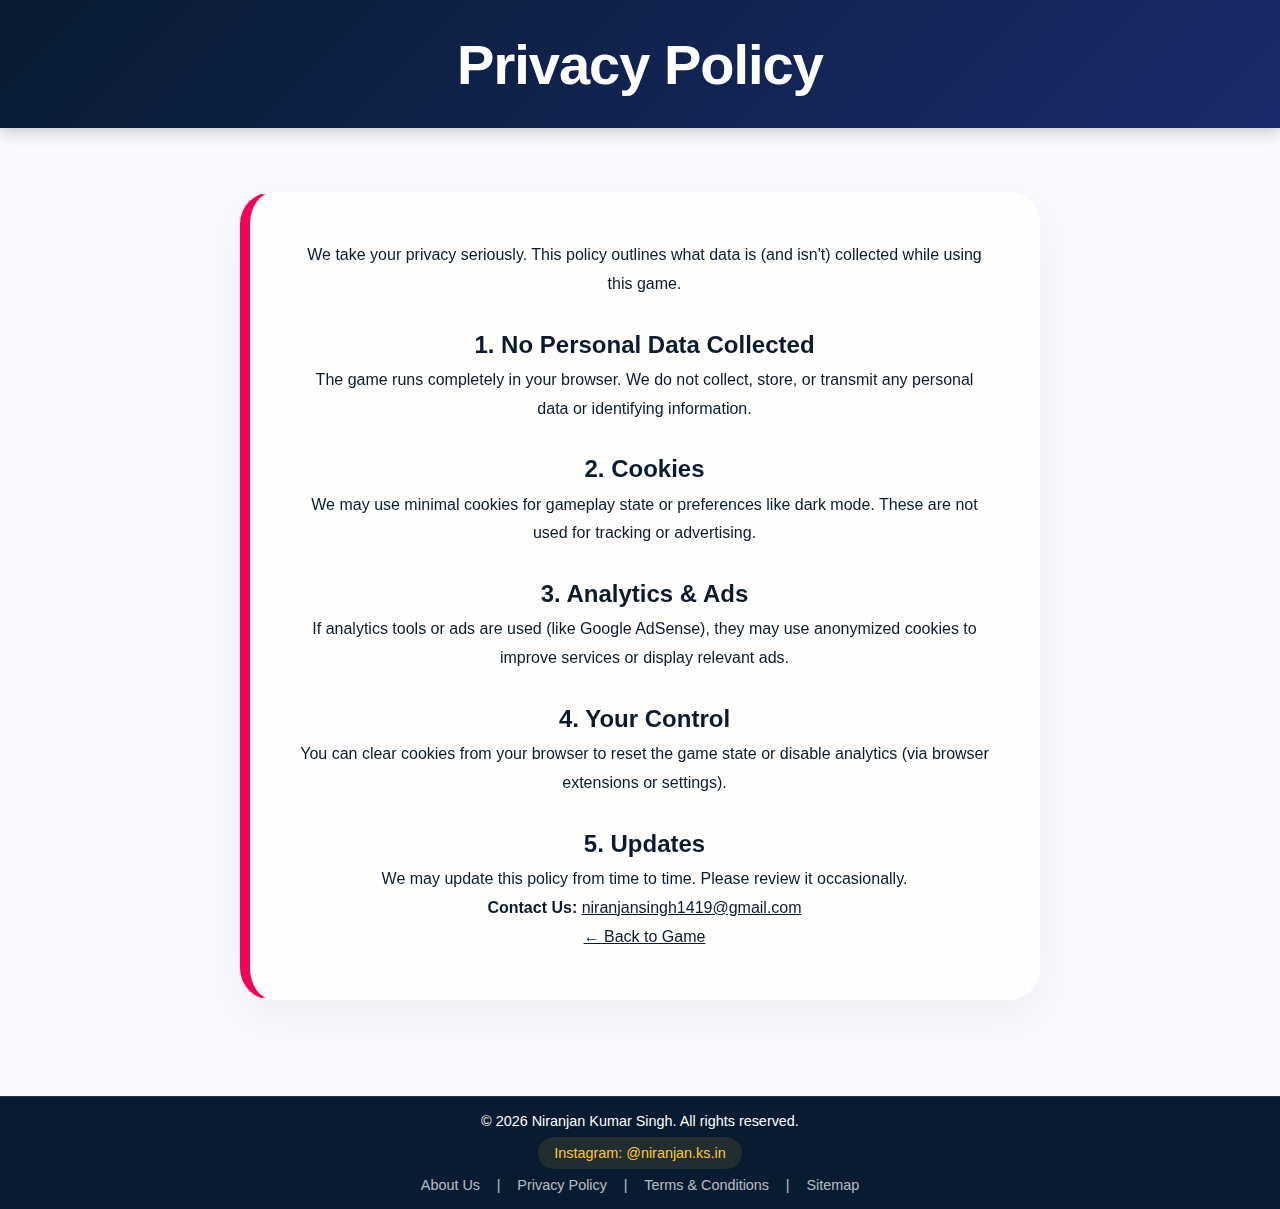
<file: privacy.html>
<!DOCTYPE html>
<html lang="en">

<head>
  <meta charset="UTF-8" />
  <meta name="viewport" content="width=device-width, initial-scale=1.0" />

  <title>Privacy Policy | Rock Paper Scissors Game</title>

  <!-- SEO -->
  <meta name="description"
    content="Read the privacy policy for the Rock Paper Scissors game. Learn how your data is handled and protected.">
  <meta name="author" content="Niranjan Kumar Singh">

  <!-- Google Search Console Verification -->
  <meta name="google-site-verification" content="KKxnRIS1ajvXZobsLsOcPIogecH-EXAqO1SbS430nac" />

  <!-- Favicon -->
  <link rel="icon" href="/images/favicon.ico" type="image/x-icon" />

  <!-- Styles -->
  <link rel="stylesheet" href="style.css?v=2" />
  <link rel="stylesheet" href="https://fonts.googleapis.com/css2?family=Outfit:wght@300;400;600;700&display=swap" />

  <!-- Google AdSense -->

  <!-- Google AdSense -->
  <script async src="https://pagead2.googlesyndication.com/pagead/js/adsbygoogle.js?client=ca-pub-4208665414964925"
    crossorigin="anonymous"></script>

  <!-- Inline Styles (custom page-specific styles) -->
  <style>
    body {
      font-family: 'Outfit', sans-serif;
      background-color: #f8faff;
    }

    main {
      max-width: 800px;
      margin: 4rem auto;
      padding: 3rem;
      background: rgba(255, 255, 255, 0.8);
      backdrop-filter: blur(10px);
      -webkit-backdrop-filter: blur(10px);
      border: 1px solid rgba(255, 255, 255, 0.3);
      border-left: 10px solid #f50057;
      border-radius: 2rem;
      text-align: left;
      box-shadow: 0 15px 45px rgba(0, 0, 0, 0.05);
      line-height: 1.8;
    }

    main h2 {
      margin-top: 1.5rem;
    }

    main a {
      color: #081B31;
      text-decoration: underline;
    }

    body.dark {
      background-color: #121212;
      color: #ddd;
    }

    body.dark main {
      background: linear-gradient(135deg, #1e1e1e, #2e2e2e);
      border: 2px solid #444;
      border-left: 6px solid #ff4081;
      color: #ddd;
      box-shadow: 0 2px 10px rgba(255, 255, 255, 0.05);
    }

    body.dark main h2,
    body.dark main a {
      color: #fff;
    }

    body.dark main a {
      color: #90caf9;
    }

    .footer {
      margin-top: 2rem;
      padding: 1rem 0;
      background-color: #081B31;
      color: white;
      font-size: 0.9rem;
      text-align: center;
    }

    .footer a {
      color: #fff;
      text-decoration: none;
      margin: 0 0.8rem;
      font-weight: 500;
      transition: color 0.3s ease;
    }

    .footer a:hover {
      color: #ffca28;
    }

    body.dark .footer {
      background-color: #222;
      color: #ddd;
    }

    body.dark .footer a {
      color: #ccc;
    }

    body.dark .footer a:hover {
      color: #ffca28;
    }
  </style>
</head>

<body>
  <h1>Privacy Policy</h1>
  <main>
    <p>We take your privacy seriously. This policy outlines what data is (and isn't) collected while using this game.
    </p>

    <h2>1. No Personal Data Collected</h2>
    <p>The game runs completely in your browser. We do not collect, store, or transmit any personal data or identifying
      information.</p>

    <h2>2. Cookies</h2>
    <p>We may use minimal cookies for gameplay state or preferences like dark mode. These are not used for tracking or
      advertising.</p>

    <h2>3. Analytics & Ads</h2>
    <p>If analytics tools or ads are used (like Google AdSense), they may use anonymized cookies to improve services or
      display relevant ads.</p>

    <h2>4. Your Control</h2>
    <p>You can clear cookies from your browser to reset the game state or disable analytics (via browser extensions or
      settings).</p>

    <h2>5. Updates</h2>
    <p>We may update this policy from time to time. Please review it occasionally.</p>

    <p><strong>Contact Us:</strong> <a href="mailto:niranjansingh1419@gmail.com">niranjansingh1419@gmail.com</a></p>

    <p><a href="/" aria-label="Go back to the game">← Back to Game</a></p>
  </main>

  <footer class="footer">
    <p>© 2026 Niranjan Kumar Singh. All rights reserved.</p>
    <div class="social-links">
      <a href="https://instagram.com/niranjan.ks.in" target="_blank">Instagram: @niranjan.ks.in</a>
    </div>
    <div class="footer-nav">
      <a href="/about.html">About Us</a> |
      <a href="/privacy.html">Privacy Policy</a> |
      <a href="/terms.html">Terms & Conditions</a> |
      <a href="/sitemap.xml" target="_blank">Sitemap</a>
    </div>
  </footer>

  <script>
    // Apply saved dark mode preference
    if (localStorage.getItem("theme") === "dark") {
      document.body.classList.add("dark");
    }
  </script>
</body>

</html>
</file>
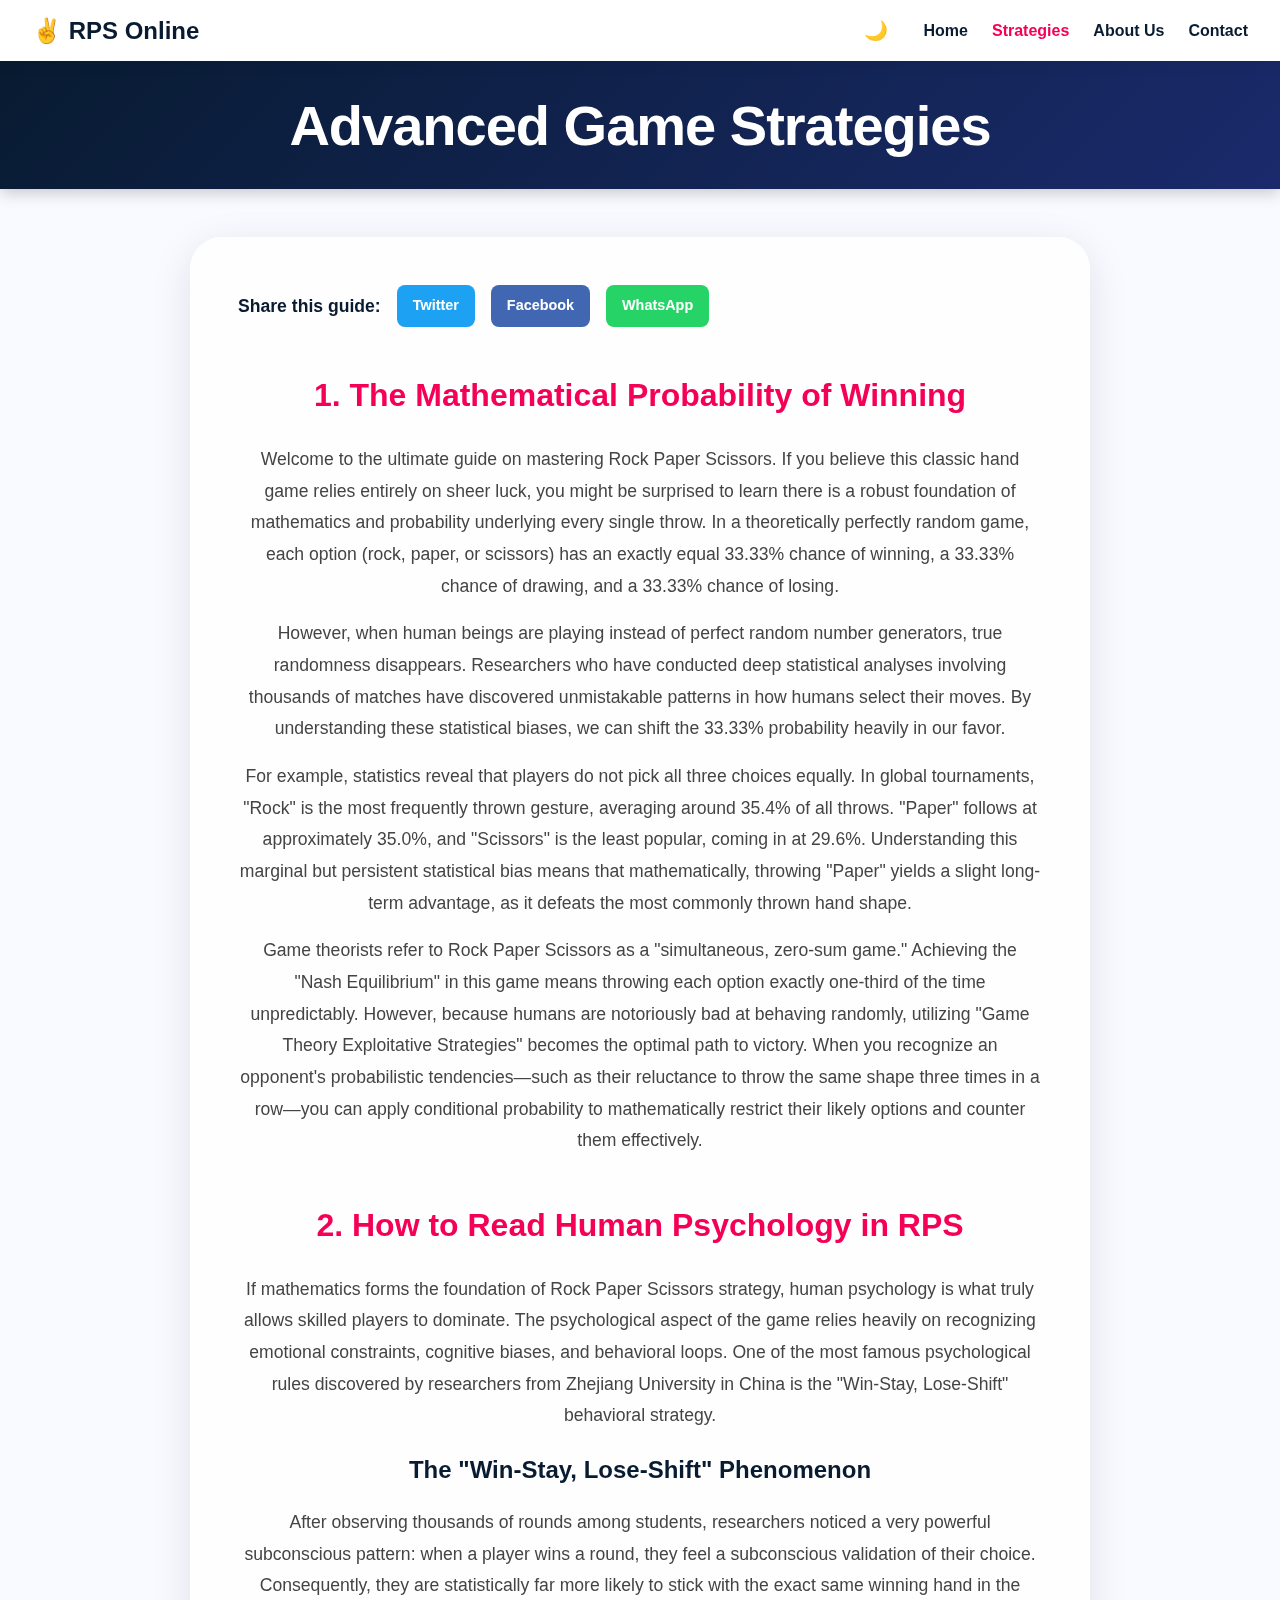
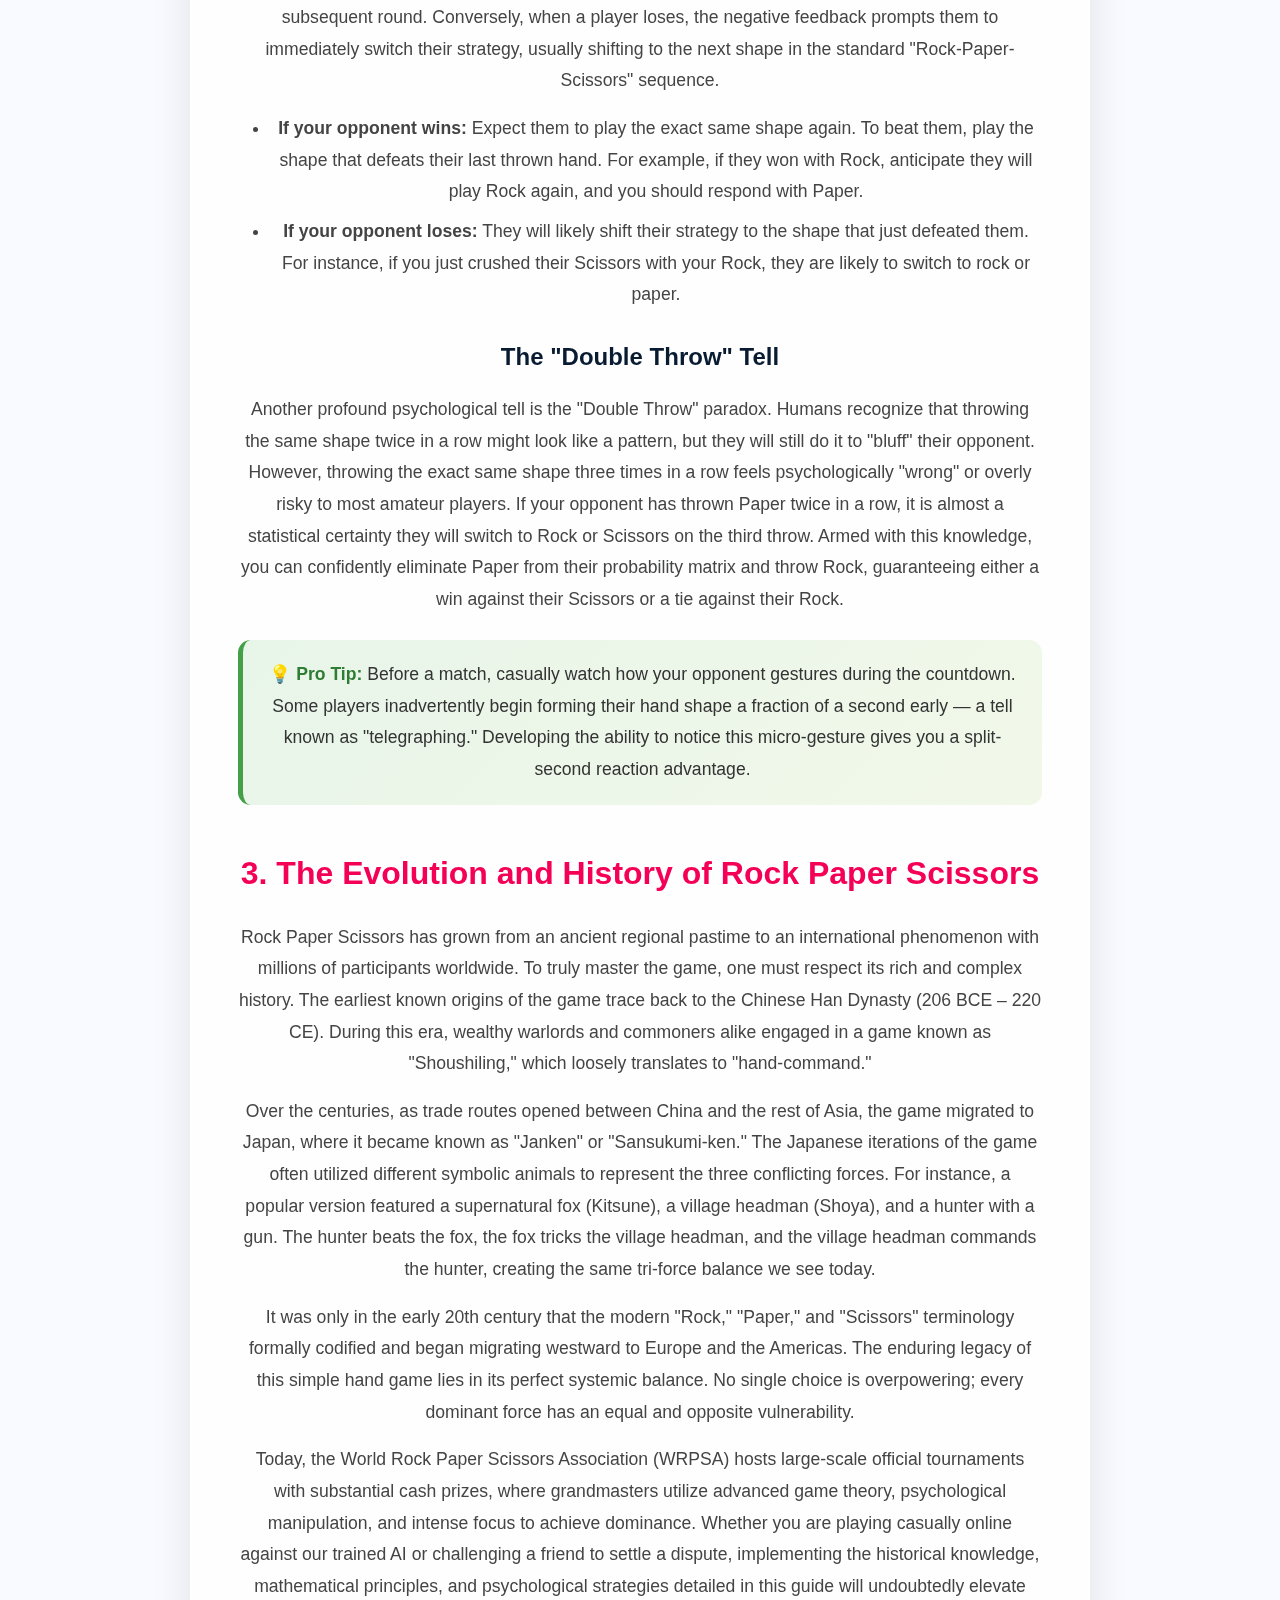
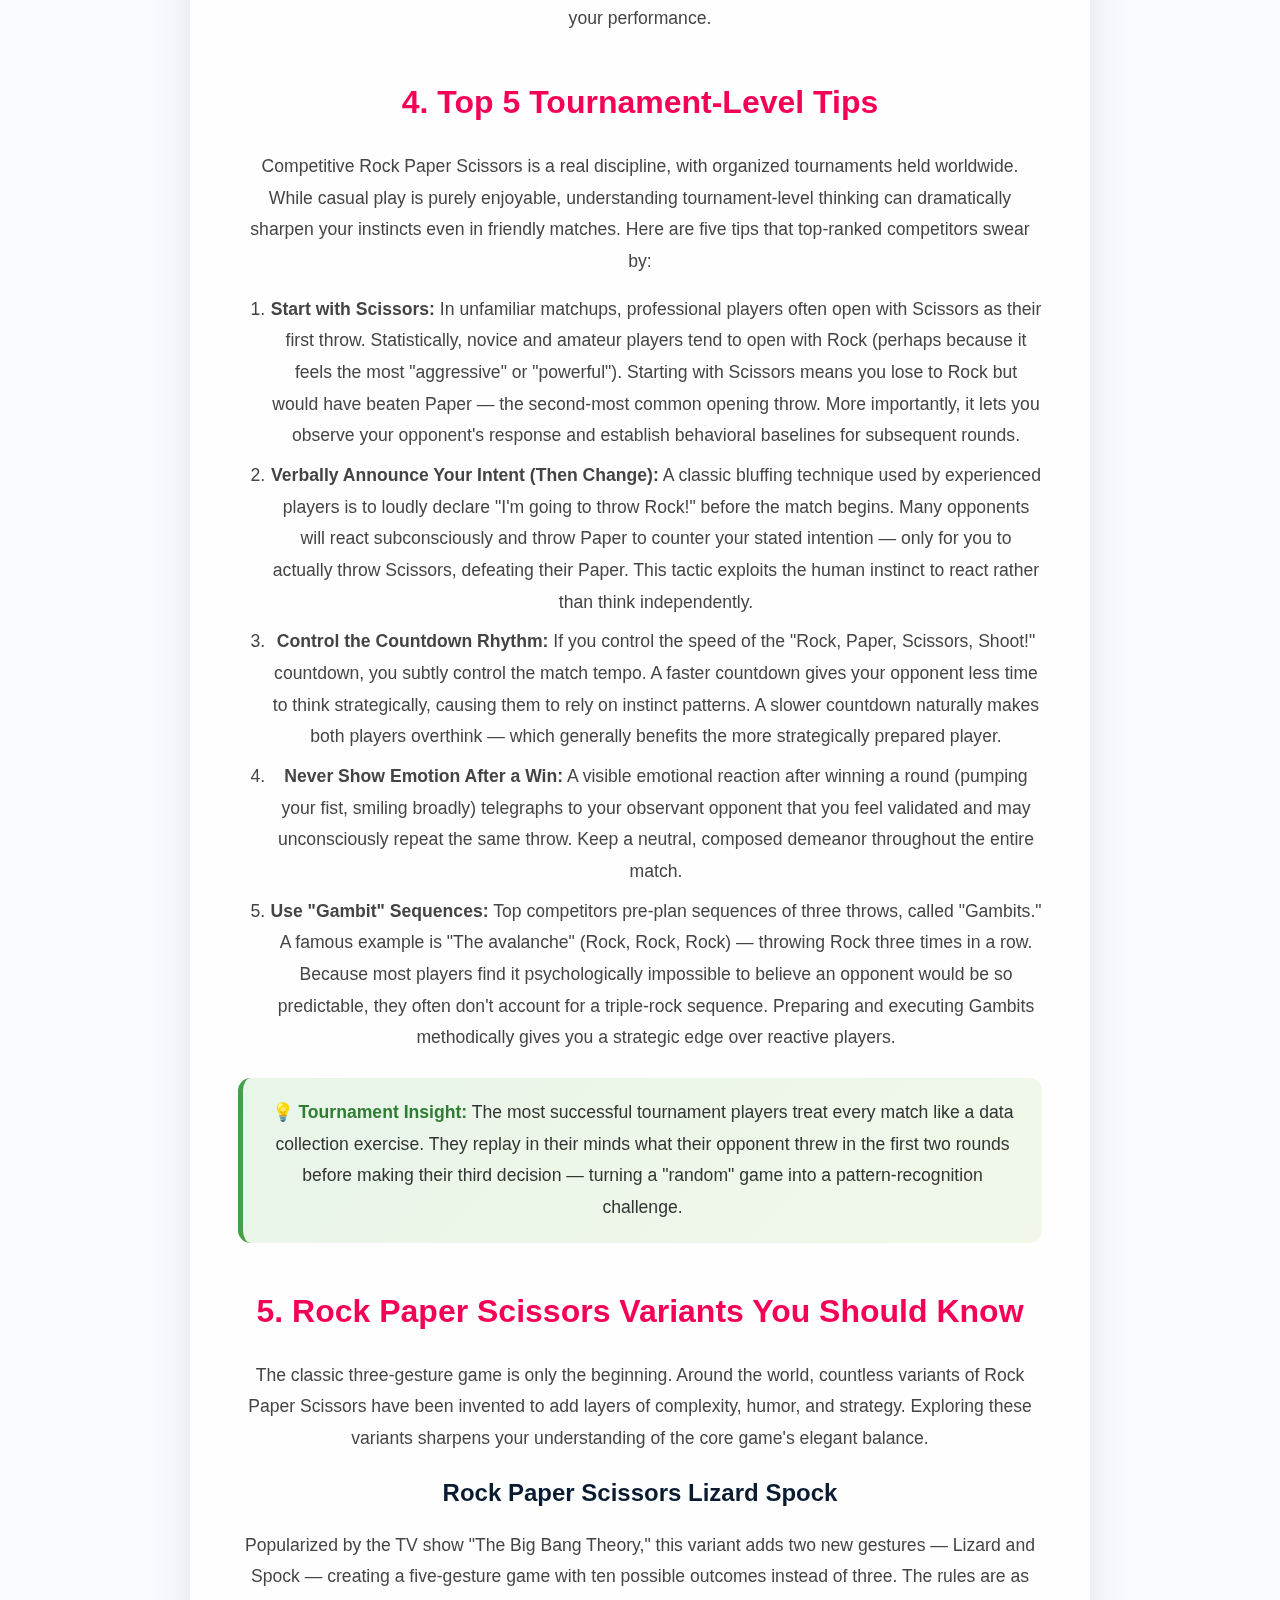
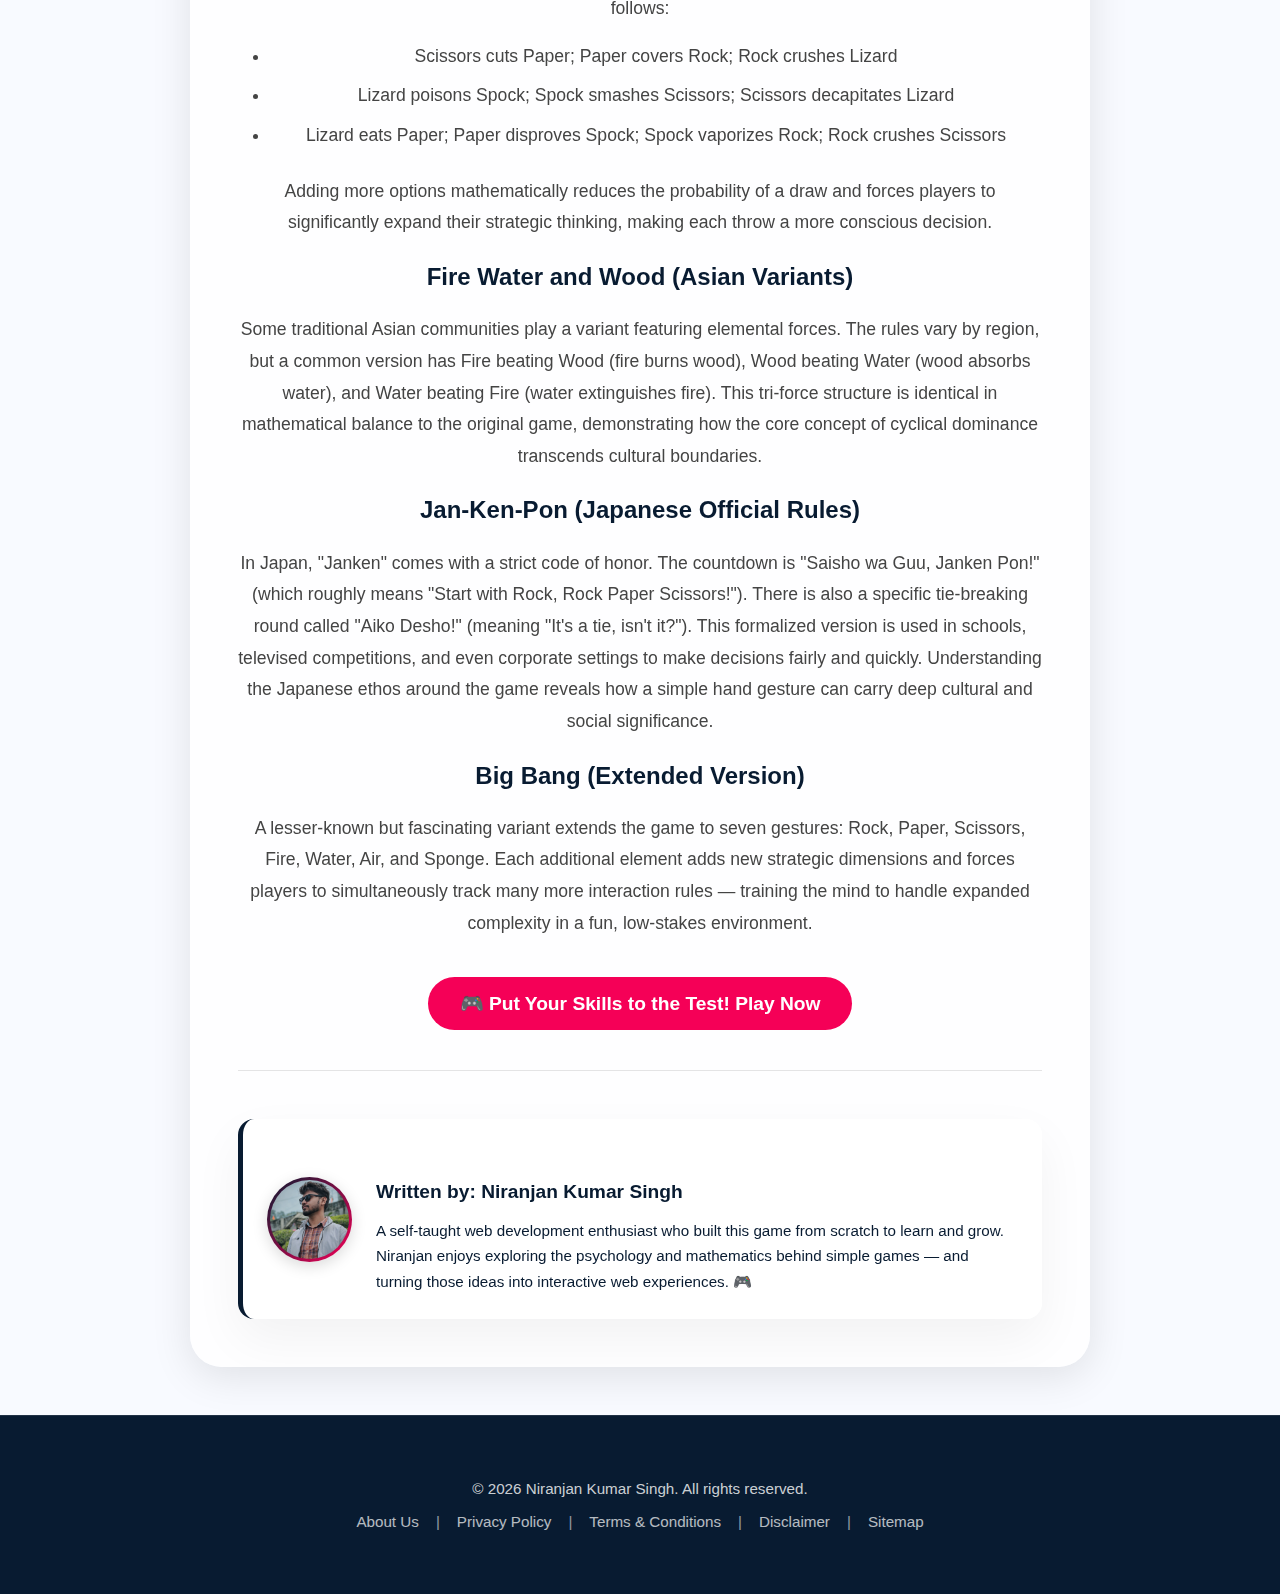
<file: strategies.html>
<!DOCTYPE html>
<html lang="en">

<head>
    <meta charset="UTF-8">
    <meta name="viewport" content="width=device-width, initial-scale=1.0">
    <title>Mastering Rock Paper Scissors: Advanced Strategies and Game Theory</title>
    <meta name="description"
        content="Discover mathematical probabilities, psychological tactics, tournament tips, and global history of Rock Paper Scissors to master the game and beat any opponent.">
    <link rel="stylesheet" href="style.css">
    <link rel="icon" href="/images/favicon.ico" type="image/x-icon" />
    <meta name="google-site-verification" content="KKxnRIS1ajvXZobsLsOcPIogecH-EXAqO1SbS430nac" />
    <meta name="google-adsense-account" content="ca-pub-4208665414964925">
    <link rel="canonical" href="https://rockpaperscissor-niranjan.vercel.app/strategies.html" />
    <script async src="https://pagead2.googlesyndication.com/pagead/js/adsbygoogle.js?client=ca-pub-4208665414964925"
        crossorigin="anonymous"></script>

    <!-- Dark Mode Init -->
    <script src="dark-mode-init.js"></script>
    <style>
        .page-container {
            max-width: 900px;
            margin: 3rem auto;
            padding: 3rem;
            background: rgba(255, 255, 255, 0.8);
            backdrop-filter: blur(10px);
            border-radius: 2rem;
            text-align: left;
            box-shadow: 0 10px 40px rgba(0, 0, 0, 0.1);
            line-height: 1.8;
            font-size: 1.1rem;
        }

        .article-section {
            margin-bottom: 2.5rem;
        }

        .article-section h2 {
            color: #f50057;
            margin-bottom: 1.2rem;
            font-size: 2rem;
        }

        .article-section h3 {
            color: #081B31;
            margin-bottom: 1rem;
            font-size: 1.5rem;
        }

        .article-section p {
            margin-bottom: 1rem;
            color: #444;
        }

        .article-section ul,
        .article-section ol {
            margin-left: 2rem;
            margin-bottom: 1.5rem;
            color: #444;
        }

        .article-section li {
            margin-bottom: 0.5rem;
        }

        .tip-box {
            background: linear-gradient(135deg, #e8f5e9, #f1f8e9);
            border-left: 5px solid #43a047;
            border-radius: 0.8rem;
            padding: 1.2rem 1.5rem;
            margin: 1.5rem 0;
            color: #333;
        }

        .tip-box strong {
            color: #2e7d32;
        }

        html.dark .page-container {
            background: rgba(30, 30, 30, 0.8);
        }

        html.dark .article-section h2 {
            color: #ff4081;
        }

        html.dark .article-section h3 {
            color: #90caf9;
        }

        html.dark .article-section p,
        html.dark .article-section ul,
        html.dark .article-section ol {
            color: #ddd;
        }

        html.dark .tip-box {
            background: linear-gradient(135deg, #1b2e1b, #1e2e1e);
            border-left-color: #66bb6a;
            color: #ccc;
        }

        html.dark .tip-box strong {
            color: #a5d6a7;
        }

        .ad-container {
            margin: 2rem 0;
            text-align: center;
        }
    </style>

    <!-- Structured Data for SEO / E-E-A-T -->
    <script type="application/ld+json">
    {
      "@context": "https://schema.org",
      "@type": "Article",
      "headline": "Mastering Rock Paper Scissors: Advanced Strategies and Game Theory",
      "author": {
        "@type": "Person",
        "name": "Niranjan Kumar Singh"
      },
      "publisher": {
        "@type": "Organization",
        "name": "RPS Online",
        "logo": {
          "@type": "ImageObject",
          "url": "https://rockpaperscissor-niranjan.vercel.app/images/rockPaperScissor.png"
        }
      },
      "datePublished": "2026-02-23",
      "image": "https://rockpaperscissor-niranjan.vercel.app/images/rockPaperScissor.png",
      "articleSection": "Gaming Strategies"
    }
    </script>
</head>

<body>
    <header class="main-header">
        <div class="logo"><a href="/">✌️ RPS Online</a></div>
        <nav class="main-nav" style="display: flex; gap: 1rem; align-items: center;">
            <button id="dark-mode-toggle-nav" class="dark-mode-toggle"
                style="background: none; border: none; font-size: 1.2rem; cursor: pointer; padding: 0.2rem; margin-right: 1rem;"
                aria-label="Toggle Dark Mode">🌙</button>
            <ul style="display: flex; gap: 1.5rem; list-style: none; margin: 0; padding: 0; align-items: center;">
                <li><a href="/">Home</a></li>
                <li><a href="/strategies.html" class="active">Strategies</a></li>
                <li><a href="/about.html">About Us</a></li>
                <li><a href="/contact.html">Contact</a></li>
            </ul>
        </nav>
    </header>
    <h1>Advanced Game Strategies</h1>
    <main>
        <div class="page-container">

            <!-- Social Share Buttons -->
            <div class="social-share"
                style="margin-bottom: 2.5rem; display: flex; gap: 1rem; align-items: center; flex-wrap: wrap;">
                <span style="font-weight: bold; color: inherit;">Share this guide:</span>
                <a href="https://twitter.com/intent/tweet?url=https://rockpaperscissor-niranjan.vercel.app/strategies.html&text=Master%20Rock%20Paper%20Scissors%20with%20this%20Ultimate%20Strategy%20Guide!"
                    target="_blank"
                    style="padding: 0.5rem 1rem; background: #1DA1F2; color: white; text-decoration: none; border-radius: 0.5rem; font-size: 0.9rem; font-weight: bold;">Twitter</a>
                <a href="https://www.facebook.com/sharer/sharer.php?u=https://rockpaperscissor-niranjan.vercel.app/strategies.html"
                    target="_blank"
                    style="padding: 0.5rem 1rem; background: #4267B2; color: white; text-decoration: none; border-radius: 0.5rem; font-size: 0.9rem; font-weight: bold;">Facebook</a>
                <a href="https://api.whatsapp.com/send?text=Check%20out%20this%20Ultimate%20Rock%20Paper%20Scissors%20Strategy%20Guide!%20https://rockpaperscissor-niranjan.vercel.app/strategies.html"
                    target="_blank"
                    style="padding: 0.5rem 1rem; background: #25D366; color: white; text-decoration: none; border-radius: 0.5rem; font-size: 0.9rem; font-weight: bold;">WhatsApp</a>
            </div>

            <div class="article-section">
                <h2>1. The Mathematical Probability of Winning</h2>
                <p>Welcome to the ultimate guide on mastering Rock Paper Scissors. If you believe this classic hand game
                    relies entirely on sheer luck, you might be surprised to learn there is a robust foundation of
                    mathematics and probability underlying every single throw. In a theoretically perfectly random game,
                    each option (rock, paper, or scissors) has an exactly equal 33.33% chance of winning, a 33.33%
                    chance of drawing, and a 33.33% chance of losing.</p>
                <p>However, when human beings are playing instead of perfect random number generators, true randomness
                    disappears. Researchers who have conducted deep statistical analyses involving thousands of matches
                    have discovered unmistakable patterns in how humans select their moves. By understanding these
                    statistical biases, we can shift the 33.33% probability heavily in our favor.</p>
                <p>For example, statistics reveal that players do not pick all three choices equally. In global
                    tournaments, "Rock" is the most frequently thrown gesture, averaging around 35.4% of all throws.
                    "Paper" follows at approximately 35.0%, and "Scissors" is the least popular, coming in at 29.6%.
                    Understanding this marginal but persistent statistical bias means that mathematically, throwing
                    "Paper" yields a slight long-term advantage, as it defeats the most commonly thrown hand shape.</p>
                <p>Game theorists refer to Rock Paper Scissors as a "simultaneous, zero-sum game." Achieving the "Nash
                    Equilibrium" in this game means throwing each option exactly one-third of the time unpredictably.
                    However, because humans are notoriously bad at behaving randomly, utilizing "Game Theory
                    Exploitative Strategies" becomes the optimal path to victory. When you recognize an opponent's
                    probabilistic tendencies—such as their reluctance to throw the same shape three times in a row—you
                    can apply conditional probability to mathematically restrict their likely options and counter them
                    effectively.</p>
            </div>

            <div class="ad-container">
                <!-- AdSense In-Article Ad -->
                <ins class="adsbygoogle" style="display:block" data-ad-client="ca-pub-4208665414964925"
                    data-ad-slot="1712602490" data-ad-format="auto" data-full-width-responsive="true"></ins>
                <script>
                    (adsbygoogle = window.adsbygoogle || []).push({});
                </script>
            </div>

            <div class="article-section">
                <h2>2. How to Read Human Psychology in RPS</h2>
                <p>If mathematics forms the foundation of Rock Paper Scissors strategy, human psychology is what truly
                    allows skilled players to dominate. The psychological aspect of the game relies heavily on
                    recognizing emotional constraints, cognitive biases, and behavioral loops. One of the most famous
                    psychological rules discovered by researchers from Zhejiang University in China is the "Win-Stay,
                    Lose-Shift" behavioral strategy. </p>
                <h3>The "Win-Stay, Lose-Shift" Phenomenon</h3>
                <p>After observing thousands of rounds among students, researchers noticed a very powerful subconscious
                    pattern: when a player wins a round, they feel a subconscious validation of their choice.
                    Consequently, they are statistically far more likely to stick with the exact same winning hand in
                    the subsequent round. Conversely, when a player loses, the negative feedback prompts them to
                    immediately switch their strategy, usually shifting to the next shape in the standard
                    "Rock-Paper-Scissors" sequence.</p>
                <ul>
                    <li><strong>If your opponent wins:</strong> Expect them to play the exact same shape again. To beat
                        them, play the shape that defeats their last thrown hand. For example, if they won with Rock,
                        anticipate they will play Rock again, and you should respond with Paper.</li>
                    <li><strong>If your opponent loses:</strong> They will likely shift their strategy to the shape that
                        just defeated them. For instance, if you just crushed their Scissors with your Rock, they are
                        likely to switch to rock or paper.</li>
                </ul>
                <h3>The "Double Throw" Tell</h3>
                <p>Another profound psychological tell is the "Double Throw" paradox. Humans recognize that throwing the
                    same shape twice in a row might look like a pattern, but they will still do it to "bluff" their
                    opponent. However, throwing the exact same shape three times in a row feels psychologically "wrong"
                    or overly risky to most amateur players. If your opponent has thrown Paper twice in a row, it is
                    almost a statistical certainty they will switch to Rock or Scissors on the third throw. Armed with
                    this knowledge, you can confidently eliminate Paper from their probability matrix and throw Rock,
                    guaranteeing either a win against their Scissors or a tie against their Rock.</p>

                <div class="tip-box">
                    <strong>💡 Pro Tip:</strong> Before a match, casually watch how your opponent gestures during the
                    countdown. Some players inadvertently begin forming their hand shape a fraction of a second early —
                    a tell known as "telegraphing." Developing the ability to notice this micro-gesture gives you a
                    split-second reaction advantage.
                </div>
            </div>

            <div class="article-section">
                <h2>3. The Evolution and History of Rock Paper Scissors</h2>
                <p>Rock Paper Scissors has grown from an ancient regional pastime to an international phenomenon with
                    millions of participants worldwide. To truly master the game, one must respect its rich and complex
                    history. The earliest known origins of the game trace back to the Chinese Han Dynasty (206 BCE – 220
                    CE). During this era, wealthy warlords and commoners alike engaged in a game known as "Shoushiling,"
                    which loosely translates to "hand-command."</p>
                <p>Over the centuries, as trade routes opened between China and the rest of Asia, the game migrated to
                    Japan, where it became known as "Janken" or "Sansukumi-ken." The Japanese iterations of the game
                    often utilized different symbolic animals to represent the three conflicting forces. For instance, a
                    popular version featured a supernatural fox (Kitsune), a village headman (Shoya), and a hunter with
                    a gun. The hunter beats the fox, the fox tricks the village headman, and the village headman
                    commands the hunter, creating the same tri-force balance we see today.</p>
                <p>It was only in the early 20th century that the modern "Rock," "Paper," and "Scissors" terminology
                    formally codified and began migrating westward to Europe and the Americas. The enduring legacy of
                    this simple hand game lies in its perfect systemic balance. No single choice is overpowering; every
                    dominant force has an equal and opposite vulnerability.</p>
                <p>Today, the World Rock Paper Scissors Association (WRPSA) hosts large-scale official tournaments with
                    substantial cash prizes, where grandmasters utilize advanced game theory, psychological
                    manipulation, and intense focus to achieve dominance. Whether you are playing casually online
                    against our trained AI or challenging a friend to settle a dispute, implementing the historical
                    knowledge, mathematical principles, and psychological strategies detailed in this guide will
                    undoubtedly elevate your performance.</p>
            </div>

            <div class="ad-container">
                <!-- AdSense Mid-Article Ad -->
                <ins class="adsbygoogle" style="display:block" data-ad-client="ca-pub-4208665414964925"
                    data-ad-slot="1712602490" data-ad-format="auto" data-full-width-responsive="true"></ins>
                <script>
                    (adsbygoogle = window.adsbygoogle || []).push({});
                </script>
            </div>

            <div class="article-section">
                <h2>4. Top 5 Tournament-Level Tips</h2>
                <p>Competitive Rock Paper Scissors is a real discipline, with organized tournaments held worldwide. While
                    casual play is purely enjoyable, understanding tournament-level thinking can dramatically sharpen
                    your instincts even in friendly matches. Here are five tips that top-ranked competitors swear by:</p>

                <ol>
                    <li><strong>Start with Scissors:</strong> In unfamiliar matchups, professional players often open
                        with Scissors as their first throw. Statistically, novice and amateur players tend to open with
                        Rock (perhaps because it feels the most "aggressive" or "powerful"). Starting with Scissors
                        means you lose to Rock but would have beaten Paper — the second-most common opening throw. More
                        importantly, it lets you observe your opponent's response and establish behavioral baselines for
                        subsequent rounds.</li>
                    <li><strong>Verbally Announce Your Intent (Then Change):</strong> A classic bluffing technique used
                        by experienced players is to loudly declare "I'm going to throw Rock!" before the match begins.
                        Many opponents will react subconsciously and throw Paper to counter your stated intention —
                        only for you to actually throw Scissors, defeating their Paper. This tactic exploits the human
                        instinct to react rather than think independently.</li>
                    <li><strong>Control the Countdown Rhythm:</strong> If you control the speed of the "Rock, Paper,
                        Scissors, Shoot!" countdown, you subtly control the match tempo. A faster countdown gives your
                        opponent less time to think strategically, causing them to rely on instinct patterns. A slower
                        countdown naturally makes both players overthink — which generally benefits the more
                        strategically prepared player.</li>
                    <li><strong>Never Show Emotion After a Win:</strong> A visible emotional reaction after winning a
                        round (pumping your fist, smiling broadly) telegraphs to your observant opponent that you feel
                        validated and may unconsciously repeat the same throw. Keep a neutral, composed demeanor
                        throughout the entire match.</li>
                    <li><strong>Use "Gambit" Sequences:</strong> Top competitors pre-plan sequences of three throws,
                        called "Gambits." A famous example is "The avalanche" (Rock, Rock, Rock) — throwing Rock three
                        times in a row. Because most players find it psychologically impossible to believe an opponent
                        would be so predictable, they often don't account for a triple-rock sequence. Preparing and
                        executing Gambits methodically gives you a strategic edge over reactive players.</li>
                </ol>

                <div class="tip-box">
                    <strong>💡 Tournament Insight:</strong> The most successful tournament players treat every match
                    like a data collection exercise. They replay in their minds what their opponent threw in the first
                    two rounds before making their third decision — turning a "random" game into a pattern-recognition
                    challenge.
                </div>
            </div>

            <div class="article-section">
                <h2>5. Rock Paper Scissors Variants You Should Know</h2>
                <p>The classic three-gesture game is only the beginning. Around the world, countless variants of Rock
                    Paper Scissors have been invented to add layers of complexity, humor, and strategy. Exploring these
                    variants sharpens your understanding of the core game's elegant balance.</p>

                <h3>Rock Paper Scissors Lizard Spock</h3>
                <p>Popularized by the TV show "The Big Bang Theory," this variant adds two new gestures — Lizard and
                    Spock — creating a five-gesture game with ten possible outcomes instead of three. The rules are as
                    follows:</p>
                <ul>
                    <li>Scissors cuts Paper; Paper covers Rock; Rock crushes Lizard</li>
                    <li>Lizard poisons Spock; Spock smashes Scissors; Scissors decapitates Lizard</li>
                    <li>Lizard eats Paper; Paper disproves Spock; Spock vaporizes Rock; Rock crushes Scissors</li>
                </ul>
                <p>Adding more options mathematically reduces the probability of a draw and forces players to significantly
                    expand their strategic thinking, making each throw a more conscious decision.</p>

                <h3>Fire Water and Wood (Asian Variants)</h3>
                <p>Some traditional Asian communities play a variant featuring elemental forces. The rules vary by
                    region, but a common version has Fire beating Wood (fire burns wood), Wood beating Water (wood
                    absorbs water), and Water beating Fire (water extinguishes fire). This tri-force structure is
                    identical in mathematical balance to the original game, demonstrating how the core concept of
                    cyclical dominance transcends cultural boundaries.</p>

                <h3>Jan-Ken-Pon (Japanese Official Rules)</h3>
                <p>In Japan, "Janken" comes with a strict code of honor. The countdown is "Saisho wa Guu, Janken Pon!"
                    (which roughly means "Start with Rock, Rock Paper Scissors!"). There is also a specific tie-breaking
                    round called "Aiko Desho!" (meaning "It's a tie, isn't it?"). This formalized version is used in
                    schools, televised competitions, and even corporate settings to make decisions fairly and quickly.
                    Understanding the Japanese ethos around the game reveals how a simple hand gesture can carry deep
                    cultural and social significance.</p>

                <h3>Big Bang (Extended Version)</h3>
                <p>A lesser-known but fascinating variant extends the game to seven gestures: Rock, Paper, Scissors,
                    Fire, Water, Air, and Sponge. Each additional element adds new strategic dimensions and forces
                    players to simultaneously track many more interaction rules — training the mind to handle expanded
                    complexity in a fun, low-stakes environment.</p>
            </div>

            <p style="text-align: center; margin-top: 3rem;">
                <a href="/"
                    style="background: #f50057; color: white; padding: 1rem 2rem; border-radius: 2rem; text-decoration: none; font-weight: bold; font-size: 1.2rem;">🎮
                    Put Your Skills to the Test! Play Now</a>
            </p>

            <hr style="margin: 3rem 0; border: none; border-top: 1px solid rgba(0,0,0,0.1);">

            <!-- Author Bio Section (E-E-A-T) -->
            <div class="author-bio content-card"
                style="padding: 1.5rem; background: inherit; border-radius: 1rem; display: flex; align-items: center; gap: 1.5rem; border-left: 5px solid #081B31; flex-wrap: wrap;">
                <img src="/images/author-avatar.png" alt="Niranjan Kumar Singh — Creator of RPS Online"
                    style="width: 85px; height: 85px; border-radius: 50%; object-fit: cover; background: linear-gradient(135deg, #081B31, #f50057); padding: 3px; box-shadow: 0 4px 15px rgba(0,0,0,0.15);">
                <div style="flex: 1; min-width: 200px;">
                    <h3 style="margin-bottom: 0.5rem; font-size: 1.2rem; color: inherit;">Written by: Niranjan Kumar Singh</h3>
                    <p style="margin-bottom: 0; font-size: 0.95rem; color: inherit; line-height: 1.7;">A self-taught web development enthusiast who built this game from scratch to learn and grow. Niranjan
                        enjoys exploring the psychology and mathematics behind simple games — and turning those ideas into
                        interactive web experiences. 🎮</p>
                </div>
            </div>
        </div>
    </main>
    <footer class="footer">
        <p>© 2026 Niranjan Kumar Singh. All rights reserved.</p>
        <div class="footer-nav">
            <a href="/about.html">About Us</a> | <a href="/privacy.html">Privacy Policy</a> | <a
                href="/terms.html">Terms &amp; Conditions</a> | <a href="/disclaimer.html">Disclaimer</a> | <a
                href="/sitemap.xml" target="_blank">Sitemap</a>
        </div>
    </footer>
    <script src="ui.js"></script>
</body>

</html>
</file>
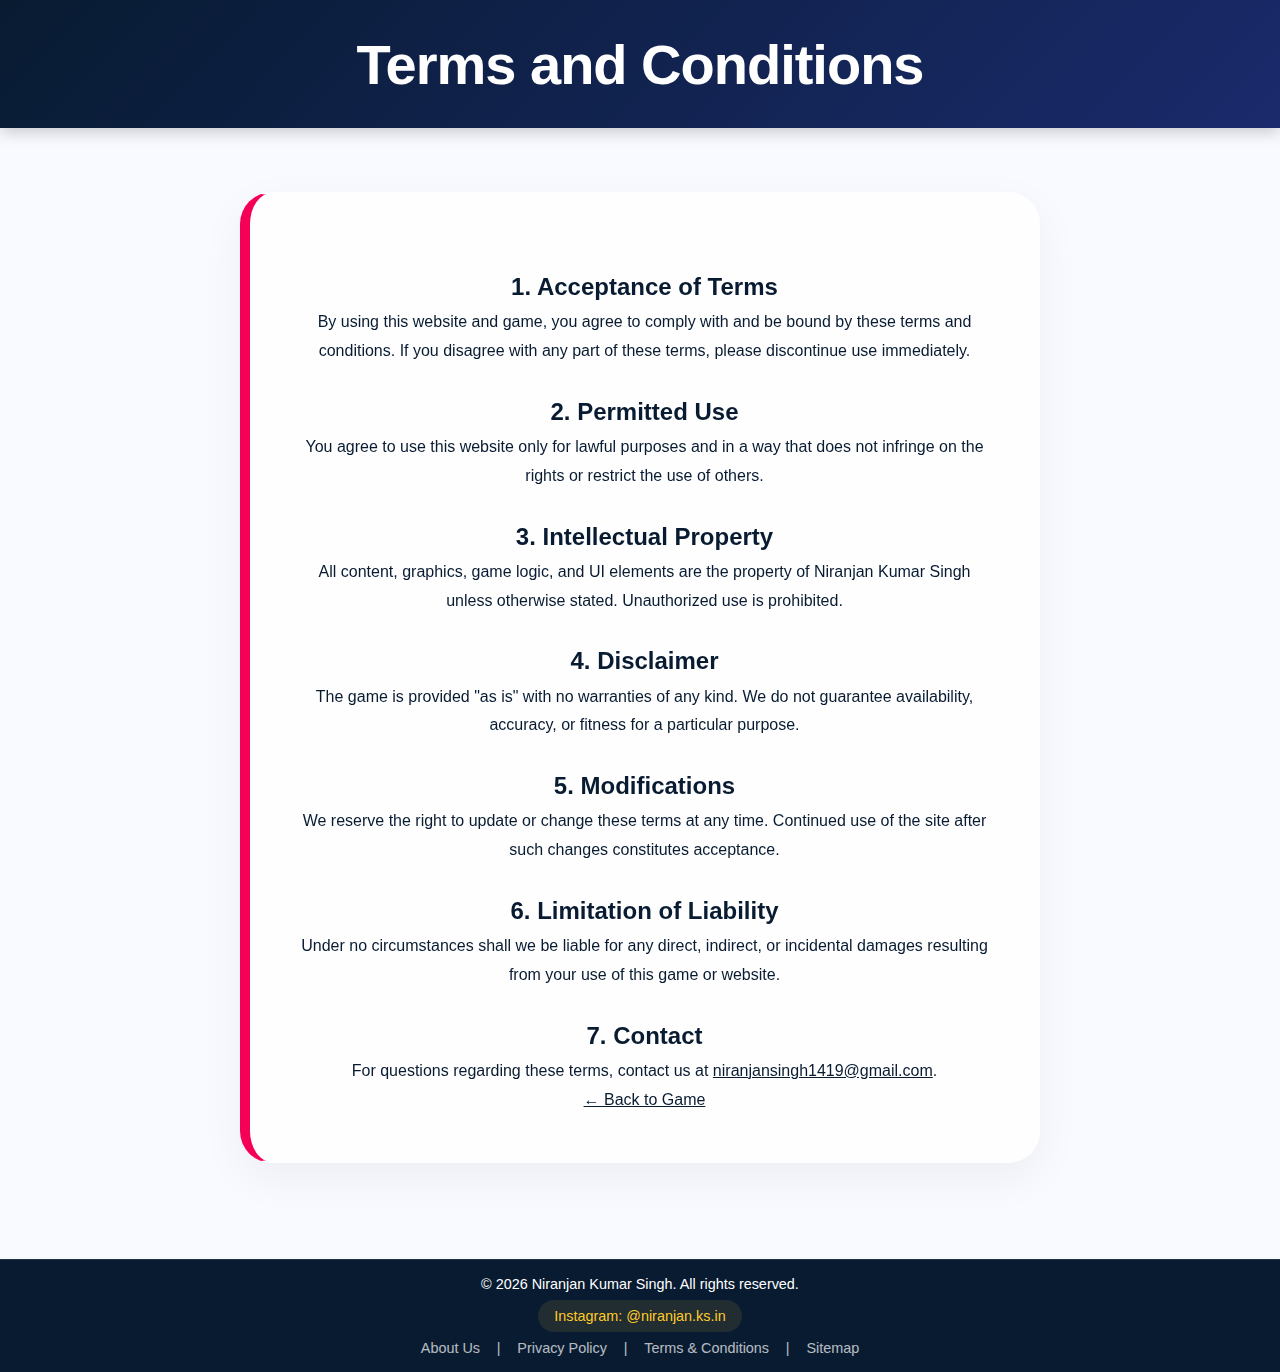
<file: terms.html>
<!DOCTYPE html>
<html lang="en">

<head>
  <meta charset="UTF-8" />
  <meta name="viewport" content="width=device-width, initial-scale=1.0" />

  <title>Terms and Conditions | Rock Paper Scissors Game</title>

  <!-- SEO -->
  <meta name="description" content="Read the terms and conditions for using the Rock Paper Scissors game website.">
  <meta name="author" content="Niranjan Kumar Singh">

  <!-- Google Site Verification -->
  <meta name="google-site-verification" content="KKxnRIS1ajvXZobsLsOcPIogecH-EXAqO1SbS430nac" />

  <!-- Favicon -->
  <link rel="icon" href="/images/favicon.ico" type="image/x-icon" />

  <!-- Styles -->
  <link rel="stylesheet" href="style.css?v=2" />
  <link rel="stylesheet" href="https://fonts.googleapis.com/css2?family=Outfit:wght@300;400;600;700&display=swap" />

  <!-- Google AdSense -->

  <!-- Google AdSense -->
  <script async src="https://pagead2.googlesyndication.com/pagead/js/adsbygoogle.js?client=ca-pub-4208665414964925"
    crossorigin="anonymous"></script>

  <!-- Inline Styles -->
  <style>
    body {
      font-family: 'Outfit', sans-serif;
      background-color: #f8faff;
    }

    main {
      max-width: 800px;
      margin: 4rem auto;
      padding: 3rem;
      background: rgba(255, 255, 255, 0.8);
      backdrop-filter: blur(10px);
      -webkit-backdrop-filter: blur(10px);
      border: 1px solid rgba(255, 255, 255, 0.3);
      border-left: 10px solid #f50057;
      border-radius: 2rem;
      text-align: left;
      box-shadow: 0 15px 45px rgba(0, 0, 0, 0.05);
      line-height: 1.8;
    }

    main h2 {
      margin-top: 1.5rem;
    }

    main a {
      color: #081B31;
      text-decoration: underline;
    }

    body.dark {
      background-color: #121212;
      color: #ddd;
    }

    body.dark main {
      background: linear-gradient(135deg, #1e1e1e, #2e2e2e);
      border: 2px solid #444;
      border-left: 6px solid #ff4081;
      color: #ddd;
      box-shadow: 0 2px 10px rgba(255, 255, 255, 0.05);
    }

    body.dark main h2,
    body.dark main a {
      color: #fff;
    }

    body.dark main a {
      color: #90caf9;
    }

    .footer {
      margin-top: 2rem;
      padding: 1rem 0;
      background-color: #081B31;
      color: white;
      font-size: 0.9rem;
      text-align: center;
    }

    .footer a {
      color: #fff;
      text-decoration: none;
      margin: 0 0.8rem;
      font-weight: 500;
      transition: color 0.3s ease;
    }

    .footer a:hover {
      color: #ffca28;
    }

    body.dark .footer {
      background-color: #222;
      color: #ddd;
    }

    body.dark .footer a {
      color: #ccc;
    }

    body.dark .footer a:hover {
      color: #ffca28;
    }
  </style>
</head>

<body>
  <h1>Terms and Conditions</h1>
  <main>

    <h2>1. Acceptance of Terms</h2>
    <p>By using this website and game, you agree to comply with and be bound by these terms and conditions. If you
      disagree with any part of these terms, please discontinue use immediately.</p>

    <h2>2. Permitted Use</h2>
    <p>You agree to use this website only for lawful purposes and in a way that does not infringe on the rights or
      restrict the use of others.</p>

    <h2>3. Intellectual Property</h2>
    <p>All content, graphics, game logic, and UI elements are the property of Niranjan Kumar Singh unless otherwise
      stated. Unauthorized use is prohibited.</p>

    <h2>4. Disclaimer</h2>
    <p>The game is provided "as is" with no warranties of any kind. We do not guarantee availability, accuracy, or
      fitness for a particular purpose.</p>

    <h2>5. Modifications</h2>
    <p>We reserve the right to update or change these terms at any time. Continued use of the site after such changes
      constitutes acceptance.</p>

    <h2>6. Limitation of Liability</h2>
    <p>Under no circumstances shall we be liable for any direct, indirect, or incidental damages resulting from your use
      of this game or website.</p>

    <h2>7. Contact</h2>
    <p>For questions regarding these terms, contact us at <a
        href="mailto:niranjansingh1419@gmail.com">niranjansingh1419@gmail.com</a>.</p>

    <p><a href="/" aria-label="Go back to the game">← Back to Game</a></p>
  </main>

  <footer class="footer">
    <p>© 2026 Niranjan Kumar Singh. All rights reserved.</p>
    <div class="social-links">
      <a href="https://instagram.com/niranjan.ks.in" target="_blank">Instagram: @niranjan.ks.in</a>
    </div>
    <div class="footer-nav">
      <a href="/about.html">About Us</a> |
      <a href="/privacy.html">Privacy Policy</a> |
      <a href="/terms.html">Terms & Conditions</a> |
      <a href="/sitemap.xml" target="_blank">Sitemap</a>
    </div>
  </footer>

  <script>
    // Apply saved dark mode preference
    if (localStorage.getItem("theme") === "dark") {
      document.body.classList.add("dark");
    }
  </script>
</body>

</html>
</file>
<file: style.css>
@import url('https://fonts.googleapis.com/css2?family=Outfit:wght@300;400;600;700&display=swap');

* {
    margin: 0;
    padding: 0;
    text-align: center;
    box-sizing: border-box;
    -webkit-tap-highlight-color: transparent;
}

body {
    font-family: 'Outfit', sans-serif;
    transition: background-color 0.3s, color 0.3s;
    background-color: #f8faff;
    color: #081B31;
}

html,
body {
    height: 100%;
    margin: 0;
    padding: 0;
    display: flex;
    flex-direction: column;
}

/* --- Main Navigation Header --- */
.main-header {
    background: #ffffff;
    padding: 1rem 2rem;
    display: flex;
    justify-content: space-between;
    align-items: center;
    box-shadow: 0 4px 15px rgba(0, 0, 0, 0.05);
    position: sticky;
    top: 0;
    z-index: 100;
}

html.dark .main-header {
    background: #1e1e1e;
    box-shadow: 0 4px 15px rgba(0, 0, 0, 0.5);
}

.main-header .logo a {
    font-size: 1.5rem;
    font-weight: 700;
    color: #081B31;
    text-decoration: none;
    display: flex;
    align-items: center;
    gap: 0.5rem;
}

html.dark .main-header .logo a {
    color: #fff;
}

.main-nav ul {
    list-style: none;
    display: flex;
    gap: 1.5rem;
    margin: 0;
    padding: 0;
}

.main-nav a {
    text-decoration: none;
    color: #081B31;
    font-weight: 600;
    font-size: 1rem;
    transition: color 0.3s ease;
}

.main-nav a:hover,
.main-nav a.active {
    color: #f50057;
}

html.dark .main-nav a {
    color: #ddd;
}

html.dark .main-nav a:hover,
html.dark .main-nav a.active {
    color: #f50057;
}

@media (max-width: 768px) {
    .main-header {
        flex-direction: column;
        gap: 1rem;
        padding: 1rem;
    }
}

main {
    flex: 1;
    width: 100%;
    max-width: 1200px;
    margin: 0 auto;
}

h1 {
    text-align: center;
    background: linear-gradient(135deg, #081B31, #1a2a6c);
    color: #fff;
    height: auto;
    min-height: 8rem;
    padding: 2rem;
    display: flex;
    align-items: center;
    justify-content: center;
    margin: 0;
    font-size: clamp(2rem, 5vw, 3.5rem);
    font-weight: 800;
    letter-spacing: -1px;
    box-shadow: 0 4px 15px rgba(0, 0, 0, 0.2);
}

.toggle-container {
    margin: 1rem;
    display: flex;
    justify-content: center;
    gap: 1rem;
}

button {
    padding: 0.5rem 1rem;
    font-size: 1rem;
    cursor: pointer;
    border-radius: 1rem;
    touch-action: manipulation;
}

.help-section {
    margin: 1.5rem auto;
    width: 90%;
    max-width: 600px;
    text-align: center;
}

/* 👇 New Buttons Row */
.help-buttons {
    display: flex;
    flex-wrap: wrap;
    justify-content: center;
    gap: 0.7rem;
    margin-bottom: 0.5rem;
}

.help-buttons button {
    background-color: #081B31;
    color: white;
    border: none;
    padding: 0.6rem 1.2rem;
    font-size: 1rem;
    border-radius: 1rem;
    cursor: pointer;
    transition: background-color 0.3s ease;
}

.help-buttons button:hover {
    background-color: #062045;
}

html.dark .help-buttons button {
    background-color: #333;
    color: white;
    border: 1px solid #555;
}

html.dark .help-buttons button:hover {
    background-color: #444;
}

html.dark .help-section {
    margin: 2rem auto;
    width: 90%;
    max-width: 700px;
    text-align: center;
}

#help-content {
    margin-top: 1.5rem;
    background: rgba(255, 255, 255, 0.7);
    backdrop-filter: blur(10px);
    -webkit-backdrop-filter: blur(10px);
    border: 1px solid rgba(255, 255, 255, 0.3);
    border-left: 8px solid #f50057;
    border-radius: 1.5rem;
    padding: 2rem;
    text-align: left;
    box-shadow: 0 8px 32px 0 rgba(31, 38, 135, 0.1);
    transition: transform 0.3s ease, box-shadow 0.3s ease;
}

#help-content:hover {
    transform: translateY(-5px);
    box-shadow: 0 12px 40px 0 rgba(31, 38, 135, 0.15);
}

#help-content h2 {
    margin-bottom: 0.5rem;
    font-size: 1.3rem;
    color: #081B31;
}

#help-content ul {
    list-style-type: none;
    padding-left: 0;
    margin-bottom: 1rem;
}

#help-content ul li {
    margin: 0.5rem 0;
    font-size: 1rem;
    padding-left: 1.2rem;
    position: relative;
}

#help-content p {
    font-size: 0.95rem;
    color: #333;
}

/* Dark mode styling */
html.dark #help-content {
    background: linear-gradient(135deg, #1e1e1e, #2e2e2e);
    border: 2px solid #444;
    border-left: 6px solid #ff4081;
    color: #ddd;
    box-shadow: 0 2px 10px rgba(255, 255, 255, 0.05);
}

html.dark #help-content h2,
html.dark #help-content p {
    color: #fff;
}

.stats-container {
    display: flex;
    justify-content: center;
    gap: 2rem;
    margin: 1rem 0;
    font-weight: 600;
    font-size: 0.9rem;
    color: #555;
    text-transform: uppercase;
    letter-spacing: 1px;
}

.stats-container span {
    color: #f50057;
    font-size: 1.1rem;
    margin-left: 0.3rem;
}

html.dark .stats-container {
    color: #ccc;
}

/* AI Mode Toggle */
.ai-mode-container {
    display: flex;
    align-items: center;
    justify-content: center;
    gap: 1rem;
    margin-bottom: 2rem;
    font-weight: 600;
    font-size: 0.9rem;
}

.ai-mode-container .hard-text {
    color: #555;
    transition: color 0.3s ease;
}

html.dark .ai-mode-container .hard-text {
    color: #ccc;
}

.ai-mode-active .hard-text {
    color: #f50057 !important;
    text-shadow: 0 0 10px rgba(245, 0, 87, 0.3);
}

/* Toggle Switch Styles */
.switch {
    position: relative;
    display: inline-block;
    width: 50px;
    height: 24px;
}

.switch input {
    opacity: 0;
    width: 0;
    height: 0;
}

.slider {
    position: absolute;
    cursor: pointer;
    top: 0;
    left: 0;
    right: 0;
    bottom: 0;
    background-color: #ccc;
    transition: .4s;
    border-radius: 24px;
}

.slider:before {
    position: absolute;
    content: "";
    height: 18px;
    width: 18px;
    left: 3px;
    bottom: 3px;
    background-color: white;
    transition: .4s;
    border-radius: 50%;
}

input:checked+.slider {
    background-color: #f50057;
}

input:checked+.slider:before {
    transform: translateX(26px);
}

/* AI Glow Effect */
.comp-choice.ai-hard {
    box-shadow: 0 0 30px rgba(245, 0, 87, 0.4);
    border: 2px solid #f50057;
}

.hidden {
    display: none;
}

.round-select {
    margin-top: 1rem;
    display: flex;
    justify-content: center;
    align-items: center;
    gap: 0.5rem;
}

#round-selector {
    font-size: 1rem;
    padding: 0.5rem 0.8rem;
    border-radius: 0.6rem;
    border: 1px solid #ccc;
    background-color: white;
    appearance: none;
    background-image: url("data:image/svg+xml;utf8,<svg fill='%23081B31' height='24' viewBox='0 0 24 24' width='24' xmlns='http://www.w3.org/2000/svg'><path d='M7 10l5 5 5-5z'/></svg>");
    background-repeat: no-repeat;
    background-position: right 0.7rem center;
    background-size: 1.2rem;
    padding-right: 2rem;
    cursor: pointer;
}

#round-selector:focus {
    outline: none;
    border-color: #081B31;
    box-shadow: 0 0 3px #081B31;
}

#round-selector:disabled {
    background-color: #ddd;
    color: #555;
    cursor: not-allowed;
    opacity: 0.6;
}

.choice {
    height: 160px;
    width: 160px;
    border-radius: 50%;
    display: flex;
    justify-content: center;
    align-items: center;
    transition: all 0.4s cubic-bezier(0.175, 0.885, 0.32, 1.275);
    background: white;
    box-shadow: 0 10px 30px rgba(0, 0, 0, 0.08);
}

html.dark .choice {
    background-color: #1e1e1e;
    box-shadow: 0 4px 20px rgba(255, 255, 255, 0.05);
}

.choice:active {
    transform: scale(0.9);
}

.choice:hover {
    cursor: pointer;
    background-color: #f0f7ff;
    transform: translateY(-8px);
    box-shadow: 0 15px 40px rgba(8, 27, 49, 0.15);
}

html.dark .choice:hover {
    box-shadow: 0 8px 25px rgba(255, 255, 255, 0.2);
}

.choice.selected {
    box-shadow: 0 0 30px 10px rgba(245, 0, 87, 0.3);
    transform: scale(1.1);
    border: 4px solid #f50057;
}

img {
    height: 120px;
    width: 120px;
    object-fit: contain;
    border-radius: 50%;
    transition: transform 0.3s ease;
}

.choice:hover img {
    transform: scale(1.1);
}

.shaking {
    animation: shake 0.5s infinite;
}

@keyframes shake {
    0% {
        transform: translate(1px, 1px) rotate(0deg);
    }

    10% {
        transform: translate(-1px, -2px) rotate(-1deg);
    }

    20% {
        transform: translate(-3px, 0px) rotate(1deg);
    }

    30% {
        transform: translate(3px, 2px) rotate(0deg);
    }

    40% {
        transform: translate(1px, -1px) rotate(1deg);
    }

    50% {
        transform: translate(-1px, 2px) rotate(-1deg);
    }

    60% {
        transform: translate(-3px, 1px) rotate(0deg);
    }

    70% {
        transform: translate(3px, 1px) rotate(-1deg);
    }

    80% {
        transform: translate(-1px, -1px) rotate(1deg);
    }

    90% {
        transform: translate(1px, 2px) rotate(0deg);
    }

    100% {
        transform: translate(1px, -2px) rotate(-1deg);
    }
}

.choices {
    display: flex;
    justify-content: center;
    align-items: center;
    gap: 7rem;
    margin-top: 1rem;
    flex-wrap: wrap;
}

button:focus-visible,
.choice:focus-visible {
    outline: 2px solid #f50057;
    outline-offset: 2px;
}

button,
.choice {
    -webkit-tap-highlight-color: transparent;
    user-select: none;
}

.score-board {
    position: relative;
    /* Added relative positioning for the badge */
    display: flex;
    justify-content: center;
    align-items: center;
    font-size: 1.5rem;
    margin: 2rem auto;
    gap: 3rem;
    background: rgba(255, 255, 255, 0.6);
    backdrop-filter: blur(8px);
    -webkit-backdrop-filter: blur(8px);
    border-radius: 2rem;
    padding: 1.5rem 3rem;
    width: fit-content;
    box-shadow: 0 4px 20px rgba(0, 0, 0, 0.05);
}

html.dark .score-board {
    background: linear-gradient(135deg, #1e1e1e, #2e2e2e);
    border: 2px solid #444;
    box-shadow: 0 20px 40px rgba(255, 255, 255, 0.1);
}

#challenge-badge {
    position: absolute;
    top: -15px;
    right: -10px;
    background: linear-gradient(135deg, #ffd700, #ff8c00);
    color: #081B31;
    padding: 0.4rem 1rem;
    border-radius: 2rem;
    font-size: 0.85rem;
    font-weight: 700;
    box-shadow: 0 5px 15px rgba(255, 215, 0, 0.4);
    border: 2px solid white;
    z-index: 10;
}

html.dark #challenge-badge {
    box-shadow: 0 5px 15px rgba(0, 0, 0, 0.3);
}

.score p:first-child {
    font-size: 3.5rem;
    font-weight: 700;
    color: #f50057;
}

.score p:last-child {
    text-transform: uppercase;
    letter-spacing: 2px;
    font-weight: 600;
    font-size: 0.9rem;
    color: #555;
}

html.dark #user-score,
html.dark #comp-score {
    color: #ff4081;
}

html.dark .score {
    color: #fff;
}

.msg-container {
    margin-top: 1rem;
    display: flex;
    justify-content: center;
    align-items: center;
    flex-wrap: wrap;
    gap: 1rem;
}

#msg {
    background: #081B31;
    color: #fff;
    font-size: 1.2rem;
    padding: 1rem 2rem;
    border-radius: 3rem;
    display: inline-block;
    font-weight: 600;
    box-shadow: 0 10px 25px rgba(8, 27, 49, 0.2);
    transition: all 0.3s ease;
}

#new-game-container {
    display: none;
}

#new-game-btn {
    padding: 0.6rem 1.2rem;
    font-size: 1rem;
    background-color: #081B31;
    color: white;
    border: none;
    border-radius: 0.5rem;
    cursor: pointer;
    transition: background-color 0.3s;
}

#new-game-btn:hover {
    background-color: #062045;
}

.comp-display {
    margin-top: 1rem;
}

.comp-display img {
    margin-top: 0.5rem;
    height: 100px;
    width: 100px;
}

.round-info {
    margin-top: 1rem;
    font-size: 1.2rem;
}

/* Dark mode — MUST target body explicitly to override body { color: #081B31 } */
html.dark,
html.dark body {
    background-color: #121212;
    color: #ddd;
}

/* Round info and labels */
html.dark .round-info,
html.dark .round-info p,
html.dark .round-select label,
html.dark .comp-display p,
html.dark .stats-container div {
    color: #ccc;
}

/* Round selector dropdown */
html.dark #round-selector {
    background-color: #2a2a2a;
    color: #ddd;
    border-color: #555;
    background-image: url("data:image/svg+xml;utf8,<svg fill='%23ddd' height='24' viewBox='0 0 24 24' width='24' xmlns='http://www.w3.org/2000/svg'><path d='M7 10l5 5 5-5z'/></svg>");
}

/* AI mode container text */
html.dark .ai-mode-container {
    color: #ccc;
}

/* Score labels (You / Comp) */
html.dark .score p:last-child {
    color: #aaa;
}

html.dark h1,
html.dark #msg {
    background-color: #222;
}

html.dark button {
    background-color: #333;
    color: #fff;
    border: 1px solid #555;
}

html.dark button:hover {
    background-color: #444;
}

.challenge-footer {
    margin: 1rem 0 1rem;
    text-align: center;
}

.challenge-footer button {
    padding: 0.6rem 1.4rem;
    background-color: #081B31;
    color: white;
    font-size: 1rem;
    border: none;
    border-radius: 1rem;
    cursor: pointer;
    transition: background-color 0.3s ease;
}

.challenge-footer button:hover {
    background-color: #062045;
}

html.dark .challenge-footer button {
    background-color: #333;
    color: white;
    border: 1px solid #555;
}

html.dark .challenge-footer button:hover {
    background-color: #444;
}

.footer {
    padding: 4rem 2rem;
    background-color: #081B31;
    color: rgba(255, 255, 255, 0.8);
    font-size: 0.95rem;
    border-top: 1px solid rgba(255, 255, 255, 0.1);
    text-align: center;
    /* Ensure centered text on all pages */
}

.footer p {
    margin-bottom: 0.5rem;
}

.social-links {
    margin: 1rem 0;
}

.social-links a {
    color: #ffca28 !important;
    font-weight: 600;
    text-decoration: none;
    padding: 0.5rem 1rem;
    border-radius: 2rem;
    background: rgba(255, 202, 40, 0.1);
    transition: all 0.3s ease;
}

.social-links a:hover {
    background: rgba(255, 202, 40, 0.2);
    transform: translateY(-2px);
}

.footer-nav {
    margin-top: 1rem;
    opacity: 0.7;
}

.footer-nav a {
    color: #fff;
    text-decoration: none;
    margin: 0 0.5rem;
    transition: opacity 0.3s ease;
}

.footer-nav a:hover {
    opacity: 1;
    text-decoration: underline;
}

html.dark .footer {
    color: #ddd;
}

.footer a {
    color: #fff;
    text-decoration: none;
    margin: 0 0.8rem;
    font-weight: 500;
    transition: color 0.3s ease;
}

.footer a:hover {
    color: #ffca28;
}

html.dark .footer a {
    color: #ddd;
}

html.dark .footer a:hover {
    color: #ffca28;
}

/* ===== TOAST NOTIFICATION ===== */
@keyframes toastSlideIn {
    0%   { opacity: 0; transform: translateX(-50%) translateY(-30px) scale(0.92); }
    60%  { transform: translateX(-50%) translateY(4px) scale(1.02); }
    100% { opacity: 1; transform: translateX(-50%) translateY(0) scale(1); }
}

@keyframes toastSlideOut {
    0%   { opacity: 1; transform: translateX(-50%) translateY(0) scale(1); }
    100% { opacity: 0; transform: translateX(-50%) translateY(-20px) scale(0.92); }
}

.toast {
    position: fixed;
    top: 5.2rem;
    left: 50%;
    transform: translateX(-50%) translateY(-30px) scale(0.92);
    color: #fff;
    padding: 0.85rem 2rem;
    border-radius: 3rem;
    font-size: 1rem;
    font-weight: 600;
    font-family: 'Outfit', sans-serif;
    opacity: 0;
    pointer-events: none;
    z-index: 9999;
    white-space: nowrap;
    box-shadow: 0 10px 35px rgba(0, 0, 0, 0.2);
    letter-spacing: 0.02em;
    max-width: 90vw;
    overflow: hidden;
    text-overflow: ellipsis;
    white-space: nowrap;
    border: 2px solid transparent;
}

.toast.show {
    animation: toastSlideIn 0.4s cubic-bezier(0.34, 1.56, 0.64, 1) forwards;
    pointer-events: auto;
}

/* TYPE COLORS */
.toast.success {
    background: linear-gradient(135deg, #1b5e20, #2e7d32);
    border-color: #43a047;
}

.toast.error {
    background: linear-gradient(135deg, #7f0000, #c62828);
    border-color: #e53935;
}

.toast.warning {
    background: linear-gradient(135deg, #e65100, #f57c00);
    border-color: #ffa726;
    color: #fff;
}

.toast.info {
    background: linear-gradient(135deg, #0d47a1, #1565c0);
    border-color: #42a5f5;
}

/* No separate dark mode needed — toast always has colored bg regardless of theme */
html.dark .toast.success {
    background: linear-gradient(135deg, #1b5e20, #388e3c);
    border-color: #66bb6a;
}

html.dark .toast.error {
    background: linear-gradient(135deg, #7f0000, #b71c1c);
    border-color: #ef5350;
}

html.dark .toast.warning {
    background: linear-gradient(135deg, #bf360c, #e64a19);
    border-color: #ff7043;
}

html.dark .toast.info {
    background: linear-gradient(135deg, #0a2472, #1a237e);
    border-color: #5c6bc0;
}

/* Responsive */
@media (max-width: 600px) {
    h1 {
        font-size: 1.5rem;
        height: 3.2rem;
        line-height: 3.2rem;
    }

    .help-section {
        margin: 0.5rem;
    }

    .help-buttons {
        display: flex;
        flex-wrap: wrap;
        justify-content: center;
        gap: 0.6rem;
    }

    .help-buttons button {
        flex: 1 1 42%;
        max-width: 44%;
        min-width: 120px;
        padding: 0.5rem 0.3rem;
        font-size: 0.9rem;
        text-align: center;
    }

    .choices {
        flex-direction: row;
        flex-wrap: wrap;
        gap: 1rem;
        justify-content: center;
        margin: 0;
    }

    .choice {
        height: 100px;
        width: 100px;
    }

    img,
    #comp-img {
        height: 80px;
        width: 80px;
    }

    .score-board {
        font-size: 1.3rem;
        gap: 2rem;
    }

    #user-score,
    #comp-score {
        font-size: 2rem;
    }

    button {
        font-size: 0.85rem;
        padding: 0.4rem 0.8rem;
    }

    #msg {
        font-size: 1.1rem;
        padding: 0.6rem 1rem;
    }

    .round-info {
        font-size: 1rem;
    }

    .round-select {
        flex-direction: column;
        align-items: center;
        gap: 0.5rem;
        font-size: 0.95rem;
        margin: 1rem auto;
    }

    .msg-container {
        flex-direction: column;
        align-items: center;
        justify-content: center;
        margin-top: 1rem;
        margin-bottom: 1rem;
    }

    #msg {
        text-align: center;
    }

    #new-game-container {
        margin-left: 0 !important;
    }

    .footer {
        margin-top: 0;
        font-size: 0.8rem;
        padding: 0.8rem 0;
    }
}

/* SEO Content Section */
.seo-content {
    padding: 4rem 1rem;
    background: #fdfdff;
}

html.dark .seo-content {
    background: #0f0f0f;
}

.content-card {
    max-width: 900px;
    margin: 0 auto;
    text-align: left;
    background: white;
    padding: 3rem;
    border-radius: 2rem;
    box-shadow: 0 20px 50px rgba(0, 0, 0, 0.05);
}

html.dark .content-card {
    background: #1a1a1a;
    box-shadow: 0 20px 50px rgba(0, 0, 0, 0.2);
}

.content-card h2 {
    color: #f50057;
    margin-bottom: 1.5rem;
    font-size: 2rem;
    text-align: left;
}

.content-card h3 {
    margin: 2rem 0 1rem;
    color: #081B31;
    text-align: left;
}

html.dark .content-card h3 {
    color: #fff;
}

.content-card p {
    line-height: 1.8;
    color: #444;
    margin-bottom: 1.5rem;
    text-align: left;
}

html.dark .content-card p {
    color: #bbb;
}

.content-card ul {
    list-style: none;
    padding: 0;
    margin-bottom: 1.5rem;
}

.content-card ul li {
    padding: 0.5rem 0;
    border-bottom: 1px solid #eee;
    text-align: left;
}

html.dark .content-card ul li {
    border-bottom-color: #333;
}

@media (max-width: 600px) {
    .content-card {
        padding: 1.5rem;
    }

    .content-card h2 {
        font-size: 1.5rem;
    }
}
</file>
